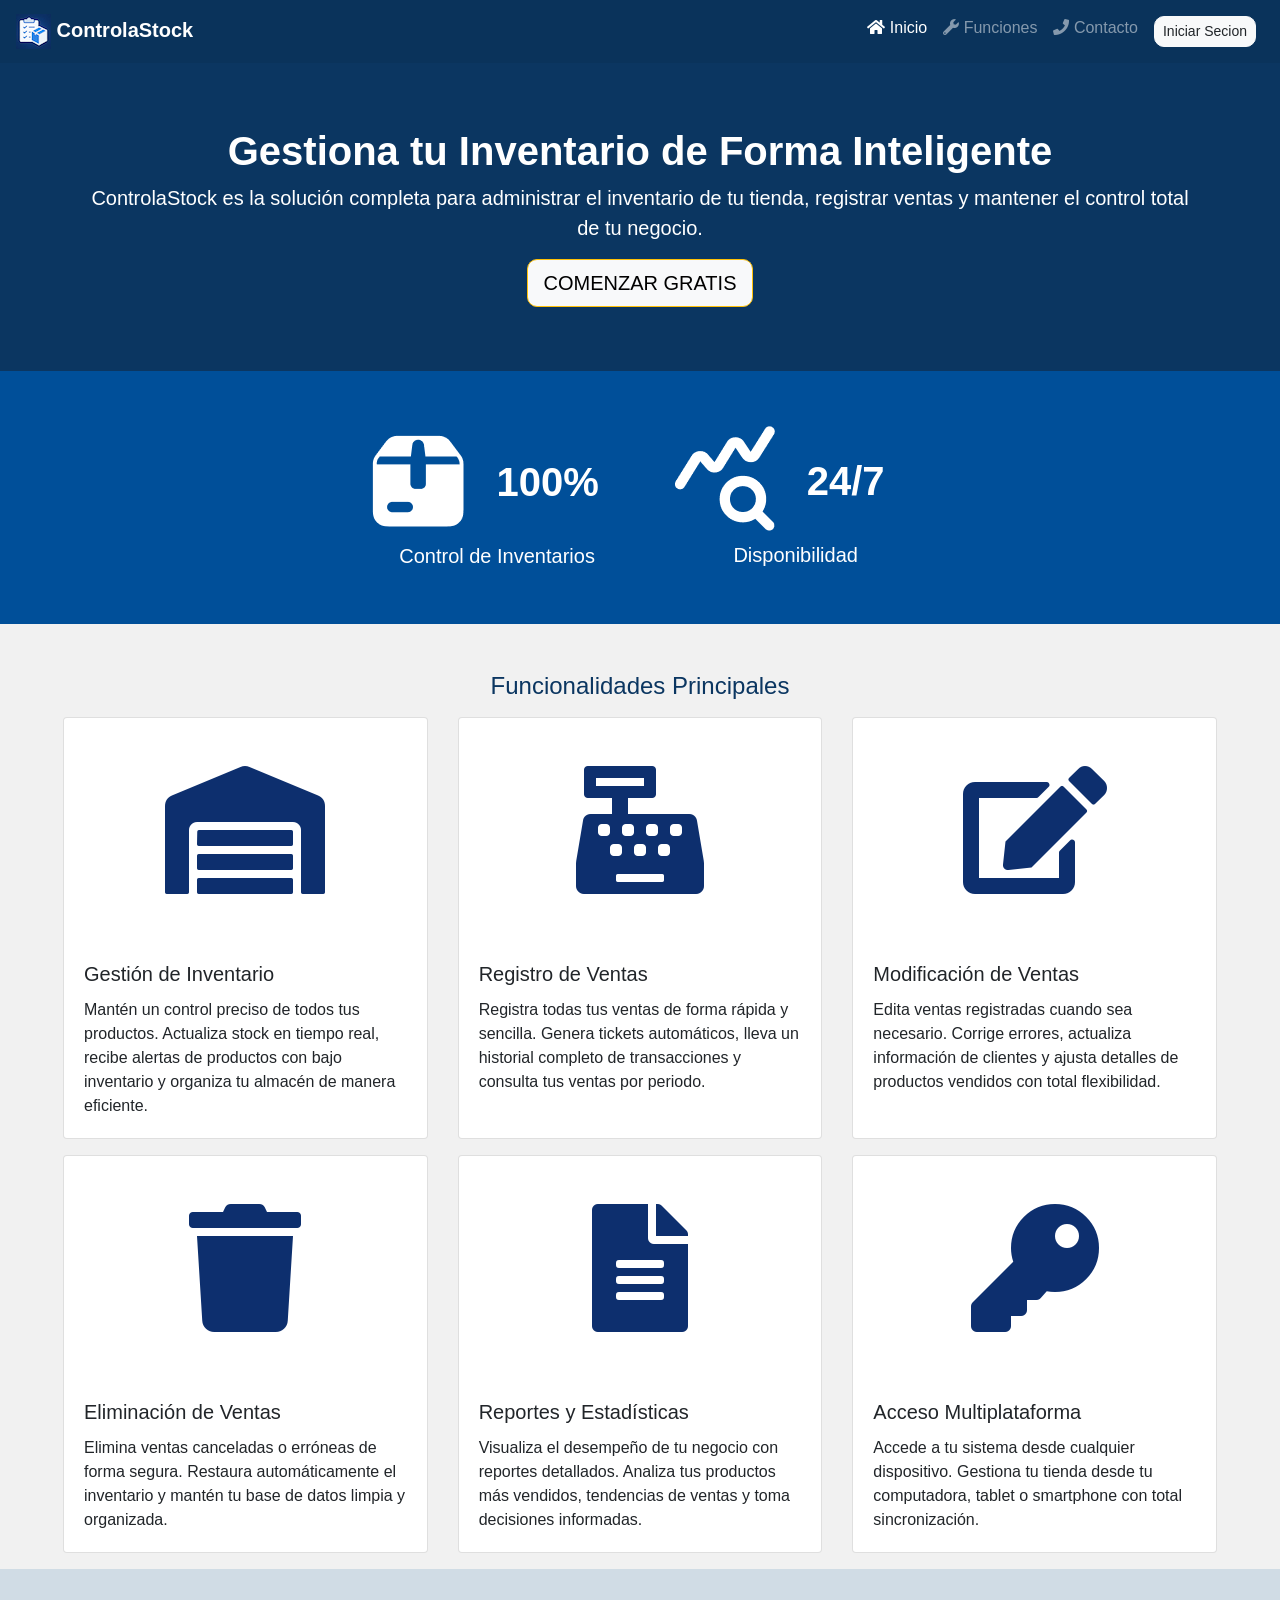
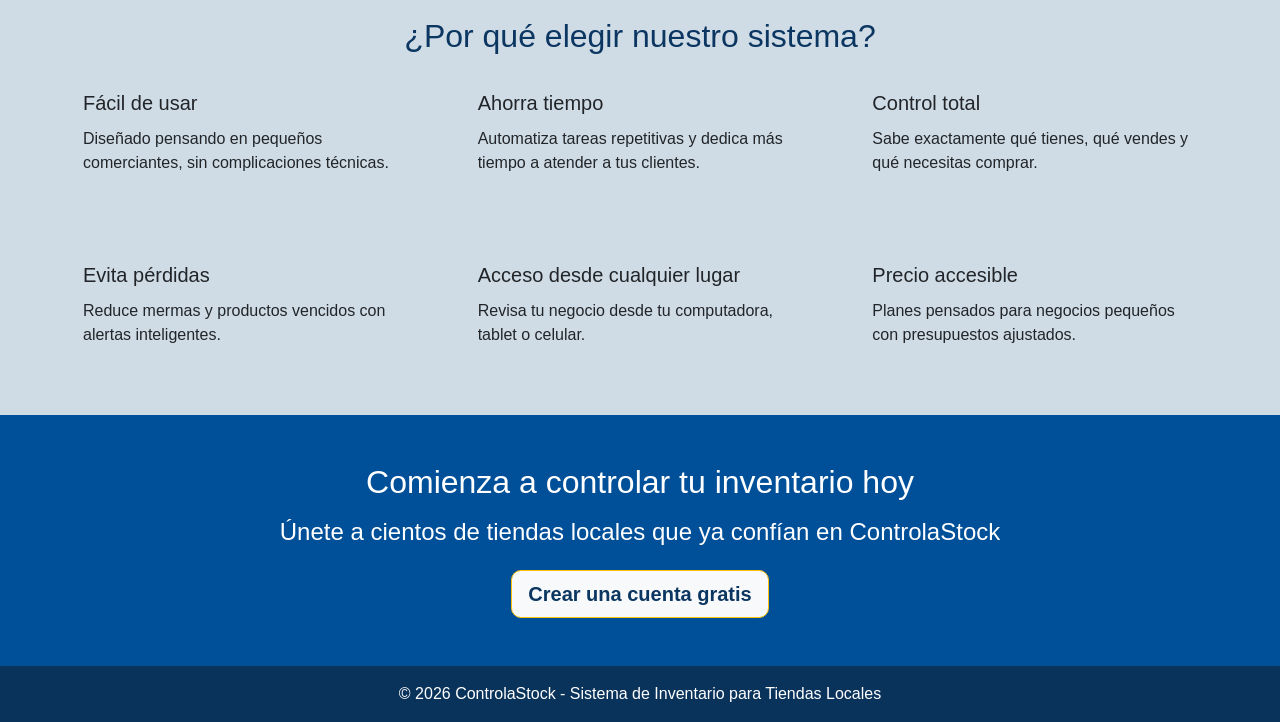
<file: index.html>
<!DOCTYPE html>
<html lang="es">
<head>
    <meta charset="UTF-8">
    <meta name="viewport" content="width=device-width, initial-scale=1.0">
    <title>ControlaStock</title>
    <link rel="icon" type="image/jpg" sizes="32x32" href="img/logoAzul.jpg">

    <link rel="stylesheet" href="https://cdn.jsdelivr.net/npm/bootstrap@4.6.2/dist/css/bootstrap.min.css" integrity="sha384-xOolHFLEh07PJGoPkLv1IbcEPTNtaed2xpHsD9ESMhqIYd0nLMwNLD69Npy4HI+N" crossorigin="anonymous">
    <link rel="stylesheet" href="https://cdnjs.cloudflare.com/ajax/libs/font-awesome/5.9.0/css/all.min.css" integrity="sha512-q3eWabyZPc1XTCmF+8/LuE1ozpg5xxn7iO89yfSOd5/oKvyqLngoNGsx8jq92Y8eXJ/IRxQbEC+FGSYxtk2oiw==" crossorigin="anonymous" referrerpolicy="no-referrer" />
    <link rel="stylesheet" href="styles/styles.css">

    <style>
    .iconoAzul {
        color: #0d2f6e !important;
    }

    .icono-responsive {
        font-size: 4rem; /* tamaño en móvil */
    }

    @media (min-width: 768px) {
        .icono-responsive { font-size: 6rem; } /* tablet */
    }

    @media (min-width: 992px) {
        .icono-responsive { font-size: 8rem; } /* escritorio */
    }
    </style>

</head>

<body class="colorTer">
    <!-- NAV ******************************************************************* -->
    <nav class="navbar navbar-expand-lg navbar-dark colorPri">

        <a class="navbar-brand font-weight-bold" href="index.html">
            <img class="img-fluid" src="img/logoAzulPeque.jpg" alt="logo">
            ControlaStock</a>
        <button class="navbar-toggler" type="button" data-toggle="collapse" data-target="#navbarNav" aria-controls="navbarNav" aria-expanded="false" aria-label="Toggle navigation">
            <span class="navbar-toggler-icon"></span>
        </button>
        <div class="collapse navbar-collapse" id="navbarNav">
            <ul class="navbar-nav ml-auto">

            <li class="nav-item active">
                <a class="nav-link" href="index.html"><i class="fas fa-home"></i> Inicio</a>
            </li>
            <li class="nav-item">
                <a class="nav-link" href="views/funciones.html"><i class="fas fa-wrench"></i> Funciones</a>
            </li>
            <li class="nav-item">
                <a class="nav-link" href="#"><i class="fas fa-phone"></i> Contacto</a>
            </li>
            <li class="nav-item">
                <a class="nav-link" href="#">
                    <button type="button" class="btn btn-light btn-sm Redondear">Iniciar Secion</button>
                </a>
            </li>
            </ul>
        </div>
    </nav>

    
    <!-- ********************************************************************* -->

    <!-- Imagen hero -->

    <header class="jumbotron jumbotron-fluid text-white colorSec mb-0">
<!-- background:linear-gradient(rgba(0,0,0,55)), url('img/photo-bg.jbg') center/cover no-repeat; -->
    <div class="container text-center">
        <h1 class="dispay-3 font-weight-bold">Gestiona tu Inventario de Forma Inteligente</h1>
        <p class="lead">ControlaStock es la solución completa para administrar el inventario de tu tienda, registrar ventas y mantener el control total de tu negocio.</p>

        <button type="button" class="btn btn-light btn-outline-warning btn-lg colorText Redondear">COMENZAR GRATIS</button>
    </div>

    </header>

    <!-- Seccion main -->
    <main>
        <!-- Seccion de contenido principal -->
        <div class="row justify-content-center colorQui py-5">
            <div class="col-auto">
                <div class="mr-4 row">
                    <img src="img/caja.png" class="col-auto pr-0">
                    <h4 class="h1 text-white col-auto my-auto font-weight-bold">100%</h4>
                </div>
                <p class="h5 text-center text-white">Control de Inventarios</p>
            </div>
            <div class="col-auto">
                <div class="mr-4 row">
                    <img src="img/grafica.png" class="col-auto pr-0">
                    <h4 class="h1 text-white col-auto my-auto font-weight-bold">24/7</h4>
                </div>
                <p class="h5 text-center text-white">Disponibilidad</p>
            </div>
        </div>
        <section>
            <h2 class="h4 mb-3 colorTextAz text-center mt-5">Funcionalidades Principales</h2> <!-- mb = marggin bottom -->

            <div class="card-deck mb-3 mx-5">
                <article class="card">
                    <div class="text-center">
                        <i class="fas fa-warehouse iconoAzul fa-10x py-5 icono-responsive"></i>
                    </div>
                    <div class="card-body">
                        <h3 class="h5 card-title">Gestión de Inventario</h3>
                        <p class="card-text">Mantén un control preciso de todos tus productos. Actualiza stock en tiempo real, recibe alertas de productos con bajo inventario y organiza tu almacén de manera eficiente.</p>
                    </div>
                </article>

                <article class="card">
                    <div class="text-center">
                        <i class="fas fa-cash-register iconoAzul fa-10x py-5 icono-responsive"></i>
                    </div>
                    <div class=" card-body">
                        <h3 class="h5 card-title">Registro de Ventas</h3>
                        <p class="card-text">Registra todas tus ventas de forma rápida y sencilla. Genera tickets automáticos, lleva un historial completo de transacciones y consulta tus ventas por periodo.</p>
                    </div>
                </article>

                <article class="card">
                    <div class="text-center">
                        <i class="fas fa-edit iconoAzul fa-10x py-5 icono-responsive"></i>
                    </div>
                    <div class=" card-body">
                        <h3 class="h5 card-title">Modificación de Ventas</h3>
                        <p class="card-text">Edita ventas registradas cuando sea necesario. Corrige errores, actualiza información de clientes y ajusta detalles de productos vendidos con total flexibilidad.</p>
                    </div>
                </article>
            </div>

            <div class="card-deck mb-3 mx-5">
                <article class="card">
                    <div class="text-center">
                        <i class="fas fa-trash iconoAzul fa-10x py-5 icono-responsive"></i>
                    </div>
                    <div class=" card-body">
                        <h3 class="h5 card-title">Eliminación de Ventas</h3>
                        <p class="card-text">Elimina ventas canceladas o erróneas de forma segura. Restaura automáticamente el inventario y mantén tu base de datos limpia y organizada.</p>
                    </div>
                </article>

                <article class="card">
                    <div class="text-center">
                        <i class="fas fa-file-alt iconoAzul fa-10x py-5 icono-responsive"></i>
                    </div>
                    <div class=" card-body">
                        <h3 class="h5 card-title">Reportes y Estadísticas</h3>
                        <p class="card-text">Visualiza el desempeño de tu negocio con reportes detallados. Analiza tus productos más vendidos, tendencias de ventas y toma decisiones informadas.</p>
                    </div>
                </article>

                <article class="card">
                    <div class="card-img-top text-center">
                        <i class="fas fa-key iconoAzul fa-10x py-5 icono-responsive"></i>
                    </div>
                    <div class=" card-body">
                        <h3 class="h5 card-title">Acceso Multiplataforma</h3>
                        <p class="card-text">Accede a tu sistema desde cualquier dispositivo. Gestiona tu tienda desde tu computadora, tablet o smartphone con total sincronización.</p>
                    </div>
                </article>
            </div>

        </section>

        <div class="colorCua">
            <h2 class="h2 mb-3 colorTextAz text-center pt-5">¿Por qué elegir nuestro sistema?</h2>
            <div class="colorCua card-deck mb-5 mx-5">
                <article class="card colorCua border-0">
                    <div class=" card-body">
                        <h3 class="h5 card-title">Fácil de usar</h3>
                        <p class="card-text">Diseñado pensando en pequeños comerciantes, sin complicaciones técnicas.</p>
                    </div>
                </article>

                <article class="card colorCua border-0">
                    <div class=" card-body">
                        <h3 class="h5 card-title">Ahorra tiempo</h3>
                        <p class="card-text">Automatiza tareas repetitivas y dedica más tiempo a atender a tus clientes.</p>
                    </div>
                </article>

                <article class="card colorCua border-0">
                    <div class=" card-body">
                        <h3 class="h5 card-title">Control total</h3>
                        <p class="card-text">Sabe exactamente qué tienes, qué vendes y qué necesitas comprar.</p>
                    </div>
                </article>
            </div>

            <div class="colorCua card-deck mb-0 pb-5 mx-5">
                <article class="card colorCua border-0">
                    <div class=" card-body">
                        <h3 class="h5 card-title">Evita pérdidas</h3>
                        <p class="card-text">Reduce mermas y productos vencidos con alertas inteligentes.</p>
                    </div>
                </article>

                <article class="card colorCua border-0">
                    <div class=" card-body">
                        <h3 class="h5 card-title">Acceso desde cualquier lugar</h3>
                        <p class="card-text">Revisa tu negocio desde tu computadora, tablet o celular.</p>
                    </div>
                </article>

                <article class="card colorCua border-0">
                    <div class=" card-body">
                        <h3 class="h5 card-title">Precio accesible</h3>
                        <p class="card-text">Planes pensados para negocios pequeños con presupuestos ajustados.</p>
                    </div>
                </article>
            </div>
        </div>

        <div class="row justify-content-center colorQui pb-5">
            <div class="col-12 text-center">
                <h2 class="h2 mb-3 colorTextBlan text-center pt-5">Comienza a controlar tu inventario hoy</h2>
                <p class="h4 text-center text-white">Únete a cientos de tiendas locales que ya confían en ControlaStock</p>
                <button type="button" class="btn btn-light btn-outline-warning btn-lg colorTextAz Redondear mt-3 font-weight-bold">Crear una cuenta gratis</button>
            </div>
        </div>
    </main>
    
    <footer class="colorPri text-white text-center py-3">
        &copy; 2026 ControlaStock - Sistema de Inventario para Tiendas Locales
    </footer>

    <!-- Scripts de Bootstrap -->
    <script src="https://cdn.jsdelivr.net/npm/jquery@3.5.1/dist/jquery.slim.min.js" integrity="sha384-DfXdz2htPH0lsSSs5nCTpuj/zy4C+OGpamoFVy38MVBnE+IbbVYUew+OrCXaRkfj" crossorigin="anonymous"></script>
    <script src="https://cdn.jsdelivr.net/npm/popper.js@1.16.1/dist/umd/popper.min.js" integrity="sha384-9/reFTGAW83EW2RDu2S0VKaIzap3H66lZH81PoYlFhbGU+6BZp6G7niu735Sk7lN" crossorigin="anonymous"></script>
    <script src="https://cdn.jsdelivr.net/npm/bootstrap@4.6.2/dist/js/bootstrap.min.js" integrity="sha384-+sLIOodYLS7CIrQpBjl+C7nPvqq+FbNUBDunl/OZv93DB7Ln/533i8e/mZXLi/P+" crossorigin="anonymous"></script>
</body>
</html>
</file>
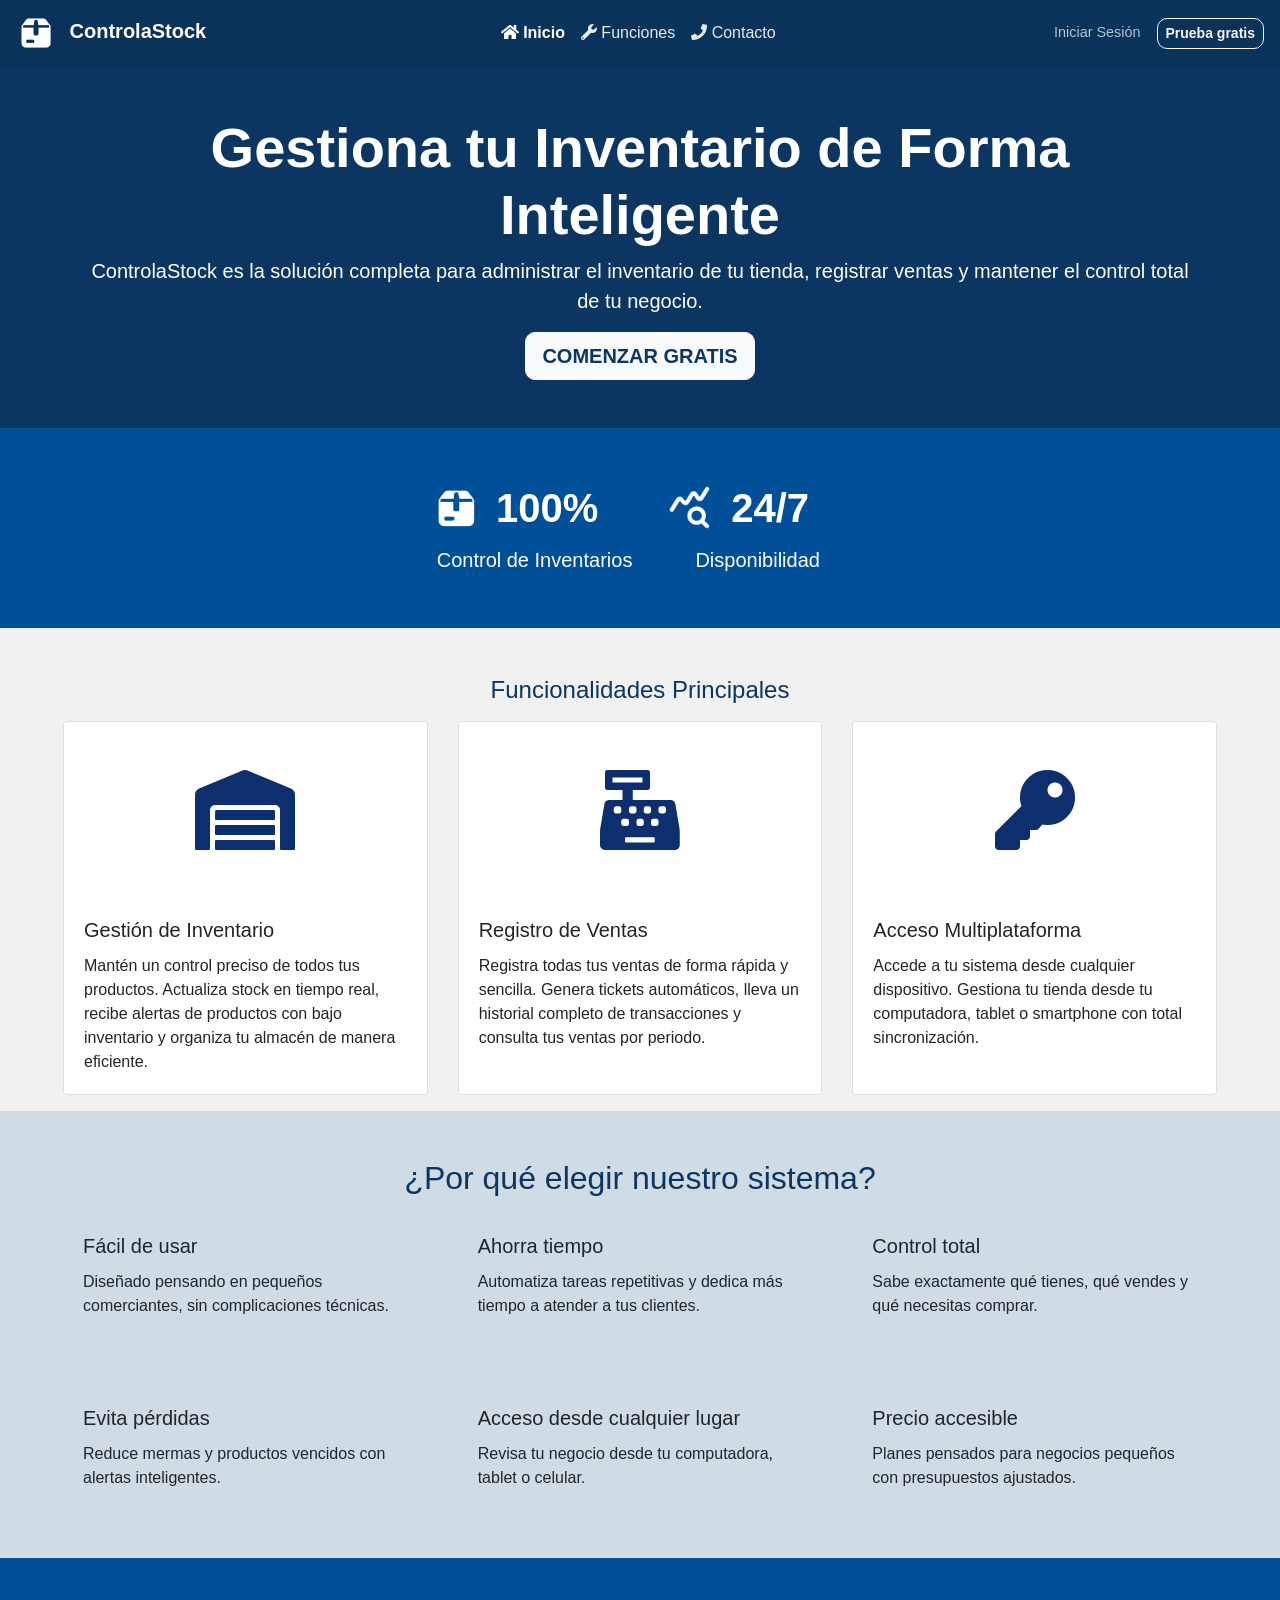
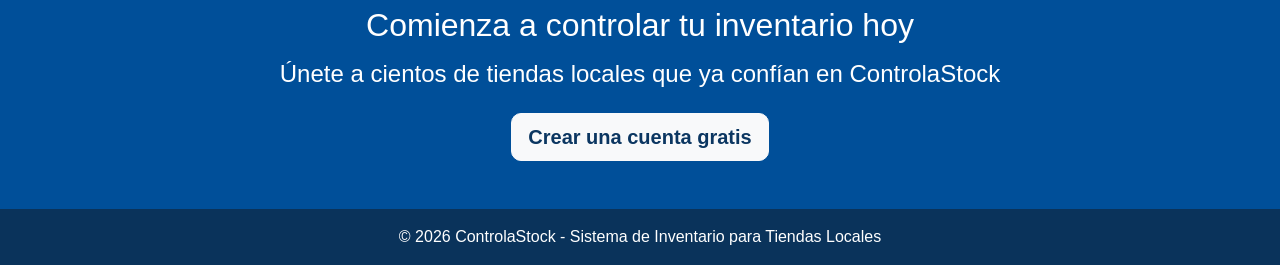
<file: public/index.html>
<!DOCTYPE html>
<html lang="es">
<head>
    <meta charset="UTF-8">
    <meta name="viewport" content="width=device-width, initial-scale=1.0">
    <title>ControlaStock</title>

    <link rel="icon" type="image/jpeg" sizes="32x32" href="img/logoAzul.jpg">

    <link rel="stylesheet" href="https://cdn.jsdelivr.net/npm/bootstrap@4.6.2/dist/css/bootstrap.min.css" integrity="sha384-xOolHFLEh07PJGoPkLv1IbcEPTNtaed2xpHsD9ESMhqIYd0nLMwNLD69Npy4HI+N" crossorigin="anonymous">
    <link rel="stylesheet" href="https://cdnjs.cloudflare.com/ajax/libs/font-awesome/5.9.0/css/all.min.css" integrity="sha512-q3eWabyZPc1XTCmF+8/LuE1ozpg5xxn7iO89yfSOd5/oKvyqLngoNGsx8jq92Y8eXJ/IRxQbEC+FGSYxtk2oiw==" crossorigin="anonymous" referrerpolicy="no-referrer">
    <link rel="stylesheet" href="styles/styles.css">
</head>

<body class="colorTer">

    <!-- NAV -->
    <nav class="navbar navbar-expand-lg navbar-dark colorPri">
        <a class="navbar-brand font-weight-bold" href="index.html">
            <img src="img/logoPrincipal.png" class="nav-logo mr-2" alt="Logo ControlaStock">
            ControlaStock
        </a>
        <button class="navbar-toggler" type="button" data-toggle="collapse" data-target="#navbarNav"
            aria-controls="navbarNav" aria-expanded="false" aria-label="Toggle navigation">
            <span class="navbar-toggler-icon"></span>
        </button>
        <div class="collapse navbar-collapse" id="navbarNav">
            <ul class="navbar-nav mx-auto">
                <li class="nav-item active">
                    <a class="nav-link nav-link-custom" href="index.html"><i class="fas fa-home"></i> Inicio</a>
                </li>
                <li class="nav-item">
                    <a class="nav-link nav-link-custom" href="views/funciones.html"><i class="fas fa-wrench"></i> Funciones</a>
                </li>
                <li class="nav-item">
                    <a class="nav-link nav-link-custom" href="views/contacto.html"><i class="fas fa-phone"></i> Contacto</a>
                </li>
            </ul>
            <a class="nav-login mr-3" href="views/login.html">Iniciar Sesión</a>
            <a class="btn btn-outline-light btn-sm Redondear font-weight-bold" href="views/login.html">Prueba gratis</a>
        </div>
    </nav>

    <!-- HERO -->
    <header class="jumbotron jumbotron-fluid text-white colorSec mb-0">
        <div class="container text-center">
            <h1 class="display-4 font-weight-bold hero-titulo">Gestiona tu Inventario de Forma Inteligente</h1>
            <p class="lead hero-subtitulo">ControlaStock es la solución completa para administrar el inventario de tu tienda, registrar ventas y mantener el control total de tu negocio.</p>
            <a href="views/login.html" class="btn btn-light btn-lg Redondear colorTextAz font-weight-bold hero-btn">COMENZAR GRATIS</a>
        </div>
    </header>

    <!-- MAIN -->
    <main>

        <!-- Stats -->
        <section class="row justify-content-center colorQui py-5 mx-0">
            <div class="col-auto">
                <div class="mr-4 row align-items-center">
                    <img src="img/caja.png" class="stats-img col-auto pr-0" alt="Ícono inventario">
                    <h2 class="h1 text-white col-auto my-auto font-weight-bold">100%</h2>
                </div>
                <p class="h5 text-center text-white mt-2">Control de Inventarios</p>
            </div>
            <div class="col-auto">
                <div class="mr-4 row align-items-center">
                    <img src="img/grafica.png" class="stats-img col-auto pr-0" alt="Ícono gráfica">
                    <h2 class="h1 text-white col-auto my-auto font-weight-bold">24/7</h2>
                </div>
                <p class="h5 text-center text-white mt-2">Disponibilidad</p>
            </div>
        </section>

        <!-- Funcionalidades -->
        <section>
            <h2 class="h4 mb-3 colorTextAz text-center mt-5">Funcionalidades Principales</h2>

            <div class="card-deck mb-3 mx-5">
                <article class="card">
                    <div class="text-center">
                        <i class="fas fa-warehouse iconoAzul py-5 icono-responsive"></i>
                    </div>
                    <div class="card-body">
                        <h3 class="h5 card-title">Gestión de Inventario</h3>
                        <p class="card-text">Mantén un control preciso de todos tus productos. Actualiza stock en tiempo real, recibe alertas de productos con bajo inventario y organiza tu almacén de manera eficiente.</p>
                    </div>
                </article>

                <article class="card">
                    <div class="text-center">
                        <i class="fas fa-cash-register iconoAzul py-5 icono-responsive"></i>
                    </div>
                    <div class="card-body">
                        <h3 class="h5 card-title">Registro de Ventas</h3>
                        <p class="card-text">Registra todas tus ventas de forma rápida y sencilla. Genera tickets automáticos, lleva un historial completo de transacciones y consulta tus ventas por periodo.</p>
                    </div>
                </article>

                <article class="card">
                    <div class="text-center">
                        <i class="fas fa-key iconoAzul py-5 icono-responsive"></i>
                    </div>
                    <div class="card-body">
                        <h3 class="h5 card-title">Acceso Multiplataforma</h3>
                        <p class="card-text">Accede a tu sistema desde cualquier dispositivo. Gestiona tu tienda desde tu computadora, tablet o smartphone con total sincronización.</p>
                    </div>
                </article>
            </div>
        </section>

        <!-- ¿Por qué elegirnos? -->
        <section class="colorCua">
            <h2 class="h2 mb-3 colorTextAz text-center pt-5">¿Por qué elegir nuestro sistema?</h2>

            <div class="card-deck mb-5 mx-5">
                <article class="card colorCua border-0">
                    <div class="card-body">
                        <h3 class="h5 card-title">Fácil de usar</h3>
                        <p class="card-text">Diseñado pensando en pequeños comerciantes, sin complicaciones técnicas.</p>
                    </div>
                </article>
                <article class="card colorCua border-0">
                    <div class="card-body">
                        <h3 class="h5 card-title">Ahorra tiempo</h3>
                        <p class="card-text">Automatiza tareas repetitivas y dedica más tiempo a atender a tus clientes.</p>
                    </div>
                </article>
                <article class="card colorCua border-0">
                    <div class="card-body">
                        <h3 class="h5 card-title">Control total</h3>
                        <p class="card-text">Sabe exactamente qué tienes, qué vendes y qué necesitas comprar.</p>
                    </div>
                </article>
            </div>

            <div class="card-deck mb-0 pb-5 mx-5">
                <article class="card colorCua border-0">
                    <div class="card-body">
                        <h3 class="h5 card-title">Evita pérdidas</h3>
                        <p class="card-text">Reduce mermas y productos vencidos con alertas inteligentes.</p>
                    </div>
                </article>
                <article class="card colorCua border-0">
                    <div class="card-body">
                        <h3 class="h5 card-title">Acceso desde cualquier lugar</h3>
                        <p class="card-text">Revisa tu negocio desde tu computadora, tablet o celular.</p>
                    </div>
                </article>
                <article class="card colorCua border-0">
                    <div class="card-body">
                        <h3 class="h5 card-title">Precio accesible</h3>
                        <p class="card-text">Planes pensados para negocios pequeños con presupuestos ajustados.</p>
                    </div>
                </article>
            </div>
        </section>

        <!-- CTA final -->
        <section class="row justify-content-center colorQui py-5 mx-0">
            <div class="col-12 text-center">
                <h2 class="h2 mb-3 colorTextBlan">Comienza a controlar tu inventario hoy</h2>
                <p class="h4 text-white">Únete a cientos de tiendas locales que ya confían en ControlaStock</p>
                <a href="views/login.html" class="btn btn-light btn-lg Redondear colorTextAz mt-3 font-weight-bold">Crear una cuenta gratis</a>
            </div>
        </section>

    </main>

    <footer class="colorPri text-white text-center py-3">
        &copy; 2026 ControlaStock - Sistema de Inventario para Tiendas Locales
    </footer>

    <script src="https://cdn.jsdelivr.net/npm/jquery@3.5.1/dist/jquery.slim.min.js" integrity="sha384-DfXdz2htPH0lsSSs5nCTpuj/zy4C+OGpamoFVy38MVBnE+IbbVYUew+OrCXaRkfj" crossorigin="anonymous"></script>
    <script src="https://cdn.jsdelivr.net/npm/bootstrap@4.6.2/dist/js/bootstrap.bundle.min.js" integrity="sha384-Fy6S3B9q64WdZWQUiU+q4/2Lc9npb8tCaSX9FK7E8HnRr0Jz8D6OP9dO5Vg3Q9ct" crossorigin="anonymous"></script>
</body>
</html>
</file>
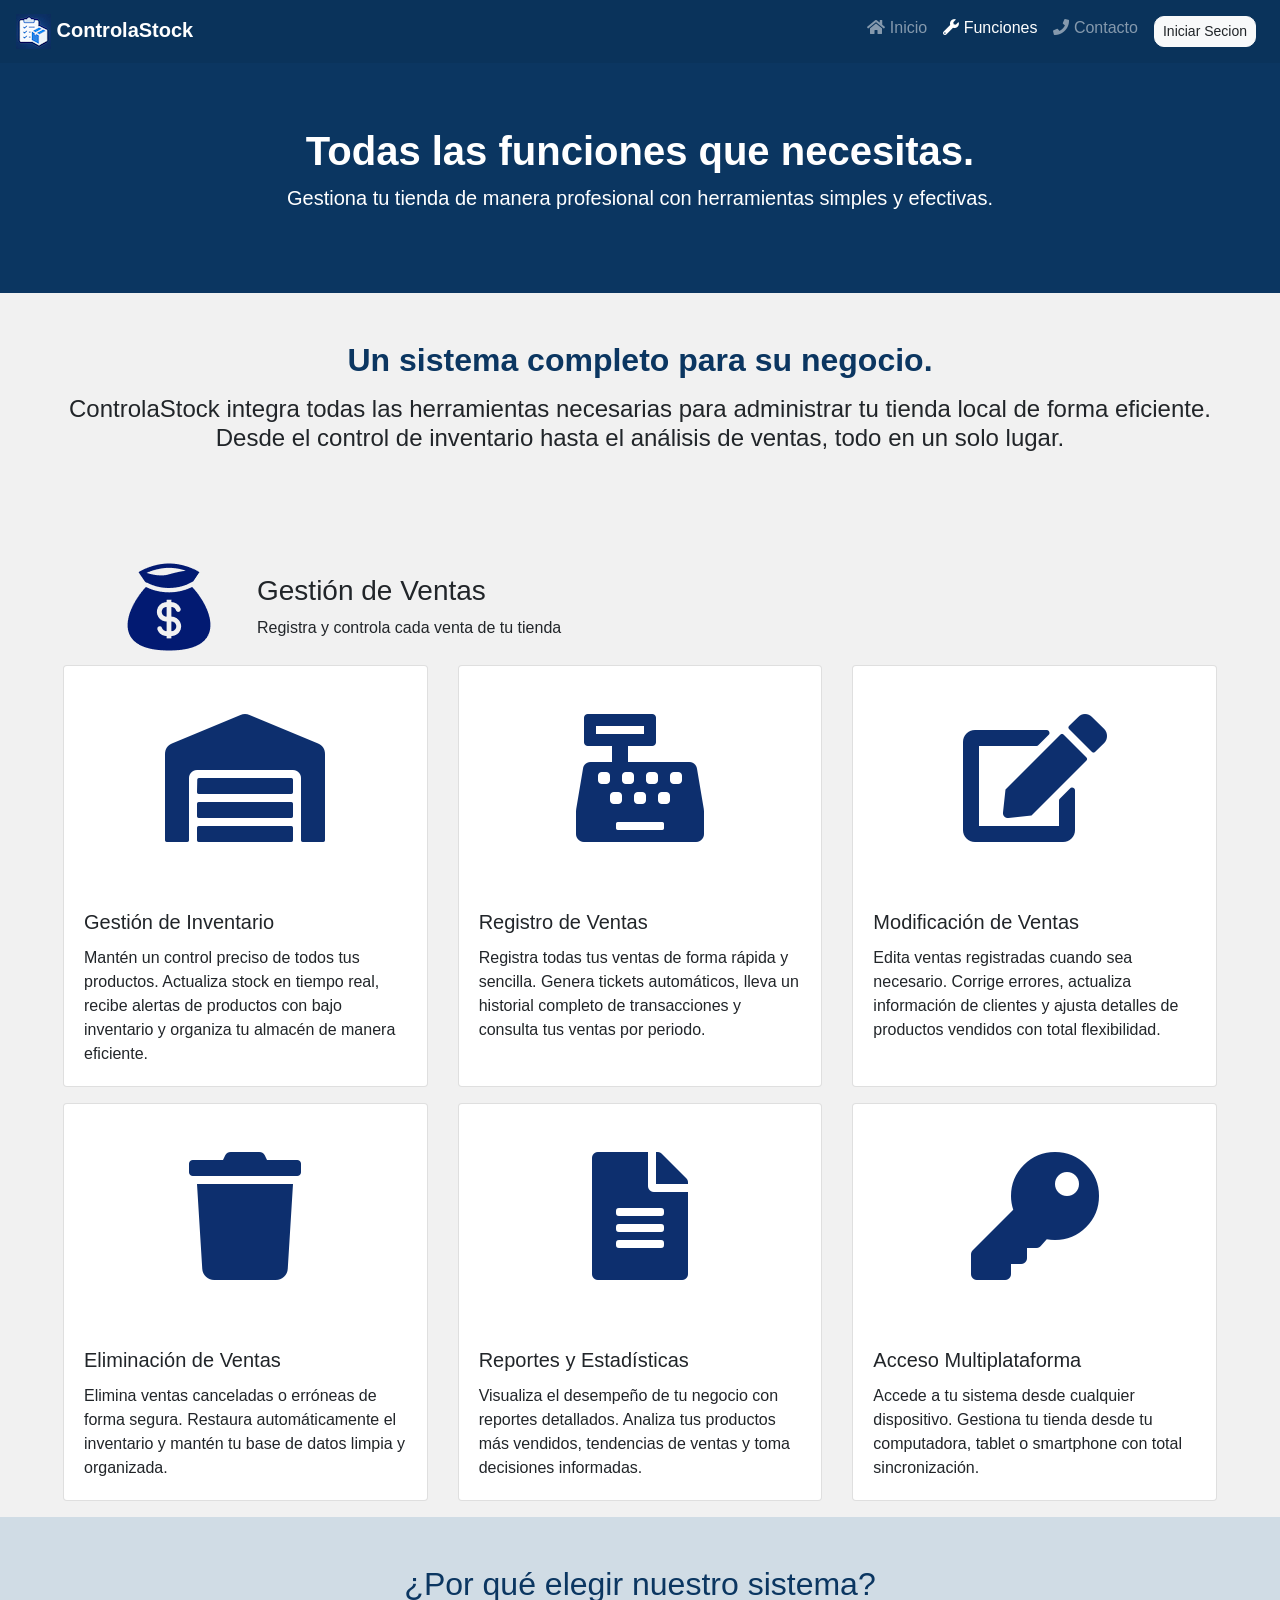
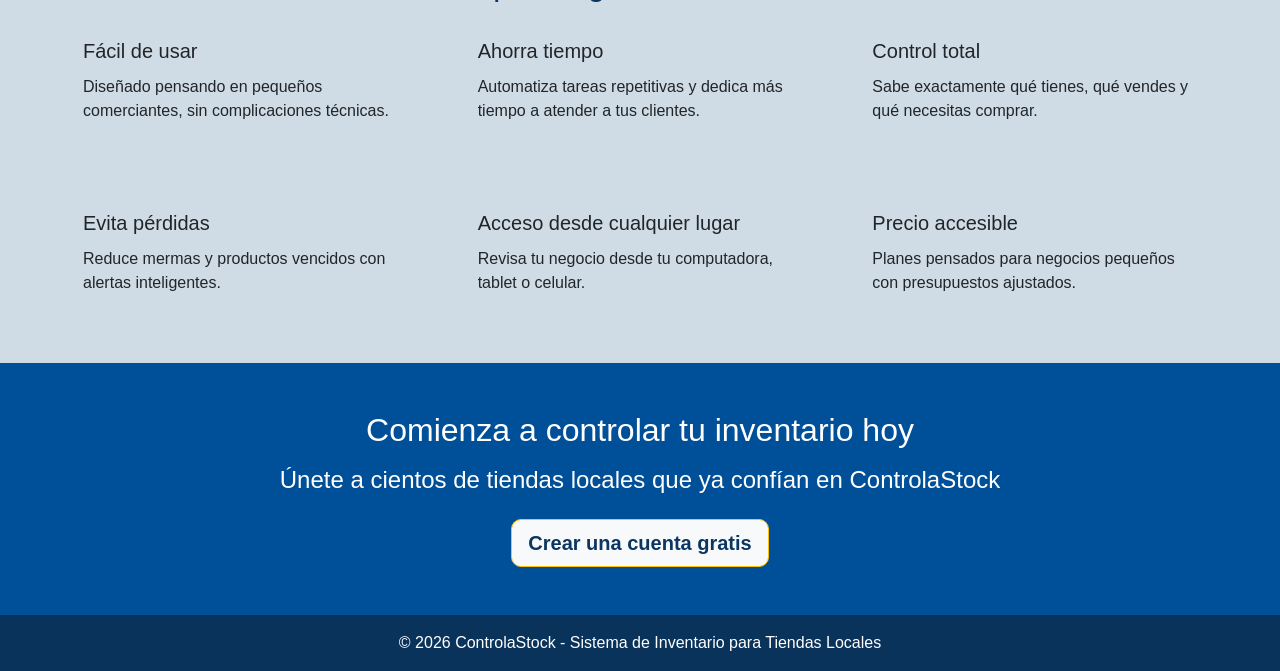
<file: views/funciones.html>
<!DOCTYPE html>
<html lang="es">
<head>
    <meta charset="UTF-8">
    <meta name="viewport" content="width=device-width, initial-scale=1.0">
    <title>Funciones</title>
    <link rel="icon" type="image/jpg" sizes="32x32" href="../img/logoAzulPeque.jpg">

    <link rel="stylesheet" href="https://cdn.jsdelivr.net/npm/bootstrap@4.6.2/dist/css/bootstrap.min.css" integrity="sha384-xOolHFLEh07PJGoPkLv1IbcEPTNtaed2xpHsD9ESMhqIYd0nLMwNLD69Npy4HI+N" crossorigin="anonymous">
    <link rel="stylesheet" href="https://cdnjs.cloudflare.com/ajax/libs/font-awesome/5.9.0/css/all.min.css" integrity="sha512-q3eWabyZPc1XTCmF+8/LuE1ozpg5xxn7iO89yfSOd5/oKvyqLngoNGsx8jq92Y8eXJ/IRxQbEC+FGSYxtk2oiw==" crossorigin="anonymous" referrerpolicy="no-referrer" />
    <link rel="stylesheet" href="../styles/styles.css">

    <style>
    .iconoAzul {
        color: #0d2f6e !important;
    }

    .icono-responsive {
        font-size: 4rem; /* tamaño en móvil */
    }

    @media (min-width: 768px) {
        .icono-responsive { font-size: 6rem; } /* tablet */
    }

    @media (min-width: 992px) {
        .icono-responsive { font-size: 8rem; } /* escritorio */
    }
    </style>

</head>

<body class="colorTer">
    <!-- NAV ******************************************************************* -->
    <nav class="navbar navbar-expand-lg navbar-dark colorPri">

        <a class="navbar-brand font-weight-bold" href="../index.html">
            <img class="img-fluid" src="../img/logoAzulPeque.jpg" alt="logo">
            ControlaStock</a>
        <button class="navbar-toggler" type="button" data-toggle="collapse" data-target="#navbarNav" aria-controls="navbarNav" aria-expanded="false" aria-label="Toggle navigation">
            <span class="navbar-toggler-icon"></span>
        </button>
        <div class="collapse navbar-collapse" id="navbarNav">
            <ul class="navbar-nav ml-auto">

            <li class="nav-item">
                <a class="nav-link" href="../index.html"><i class="fas fa-home"></i> Inicio</a>
            </li>
            <li class="nav-item active">
                <a class="nav-link" href="funciones.html"><i class="fas fa-wrench"></i> Funciones</a>
            </li>
            <li class="nav-item">
                <a class="nav-link" href="#"><i class="fas fa-phone"></i> Contacto</a>
            </li>
            <li class="nav-item">
                <a class="nav-link" href="#">
                    <button type="button" class="btn btn-light btn-sm Redondear">Iniciar Secion</button>
                </a>
            </li>
            </ul>
        </div>
    </nav>

    
    <!-- ********************************************************************* -->

    <!-- Imagen hero -->

    <header class="jumbotron jumbotron-fluid text-white colorSec mb-0">
<!-- background:linear-gradient(rgba(0,0,0,55)), url('img/photo-bg.jbg') center/cover no-repeat; -->
    <div class="container text-center">
        <h1 class="dispay-3 font-weight-bold">Todas las funciones que necesitas.</h1>
        <p class="lead">Gestiona tu tienda de manera profesional con herramientas simples y efectivas.</p>
    </div>

    </header>

    <!-- Seccion main -->
    <main>
        <!-- Seccion de contenido principal -->
        <section>
            <h2 class="h2 mb-3 colorTextAz text-center mt-5 font-weight-bold">Un sistema completo para su negocio.</h2> <!-- mb = marggin bottom -->
            <p class="h4 mb-5 text-center mx-5 px-3">ControlaStock integra todas las herramientas necesarias para administrar tu tienda local de forma eficiente. Desde el control de inventario hasta el análisis de ventas, todo en un solo lugar.</p>

            <div class="row ml-5 pl-5 mt-5 pt-5">
                <img src="../img/bolsaDinero.png" alt="bolsa de dinero" class="col-auto">
                <div class="col-auto my-auto">
                    <h4 class="h3">Gestión de Ventas</h4>
                    <p class="mb-0">Registra y controla cada venta de tu tienda</p>
                </div>
            </div>

            <div class="card-deck mb-3 mx-5">
                <article class="card">
                    <div class="text-center">
                        <i class="fas fa-warehouse iconoAzul fa-10x py-5 icono-responsive"></i>
                    </div>
                    <div class="card-body">
                        <h3 class="h5 card-title">Gestión de Inventario</h3>
                        <p class="card-text">Mantén un control preciso de todos tus productos. Actualiza stock en tiempo real, recibe alertas de productos con bajo inventario y organiza tu almacén de manera eficiente.</p>
                    </div>
                </article>

                <article class="card">
                    <div class="text-center">
                        <i class="fas fa-cash-register iconoAzul fa-10x py-5 icono-responsive"></i>
                    </div>
                    <div class=" card-body">
                        <h3 class="h5 card-title">Registro de Ventas</h3>
                        <p class="card-text">Registra todas tus ventas de forma rápida y sencilla. Genera tickets automáticos, lleva un historial completo de transacciones y consulta tus ventas por periodo.</p>
                    </div>
                </article>

                <article class="card">
                    <div class="text-center">
                        <i class="fas fa-edit iconoAzul fa-10x py-5 icono-responsive"></i>
                    </div>
                    <div class=" card-body">
                        <h3 class="h5 card-title">Modificación de Ventas</h3>
                        <p class="card-text">Edita ventas registradas cuando sea necesario. Corrige errores, actualiza información de clientes y ajusta detalles de productos vendidos con total flexibilidad.</p>
                    </div>
                </article>
            </div>

            <div class="card-deck mb-3 mx-5">
                <article class="card">
                    <div class="text-center">
                        <i class="fas fa-trash iconoAzul fa-10x py-5 icono-responsive"></i>
                    </div>
                    <div class=" card-body">
                        <h3 class="h5 card-title">Eliminación de Ventas</h3>
                        <p class="card-text">Elimina ventas canceladas o erróneas de forma segura. Restaura automáticamente el inventario y mantén tu base de datos limpia y organizada.</p>
                    </div>
                </article>

                <article class="card">
                    <div class="text-center">
                        <i class="fas fa-file-alt iconoAzul fa-10x py-5 icono-responsive"></i>
                    </div>
                    <div class=" card-body">
                        <h3 class="h5 card-title">Reportes y Estadísticas</h3>
                        <p class="card-text">Visualiza el desempeño de tu negocio con reportes detallados. Analiza tus productos más vendidos, tendencias de ventas y toma decisiones informadas.</p>
                    </div>
                </article>

                <article class="card">
                    <div class="card-img-top text-center">
                        <i class="fas fa-key iconoAzul fa-10x py-5 icono-responsive"></i>
                    </div>
                    <div class=" card-body">
                        <h3 class="h5 card-title">Acceso Multiplataforma</h3>
                        <p class="card-text">Accede a tu sistema desde cualquier dispositivo. Gestiona tu tienda desde tu computadora, tablet o smartphone con total sincronización.</p>
                    </div>
                </article>
            </div>

        </section>

        <div class="colorCua">
            <h2 class="h2 mb-3 colorTextAz text-center pt-5">¿Por qué elegir nuestro sistema?</h2>
            <div class="colorCua card-deck mb-5 mx-5">
                <article class="card colorCua border-0">
                    <div class=" card-body">
                        <h3 class="h5 card-title">Fácil de usar</h3>
                        <p class="card-text">Diseñado pensando en pequeños comerciantes, sin complicaciones técnicas.</p>
                    </div>
                </article>

                <article class="card colorCua border-0">
                    <div class=" card-body">
                        <h3 class="h5 card-title">Ahorra tiempo</h3>
                        <p class="card-text">Automatiza tareas repetitivas y dedica más tiempo a atender a tus clientes.</p>
                    </div>
                </article>

                <article class="card colorCua border-0">
                    <div class=" card-body">
                        <h3 class="h5 card-title">Control total</h3>
                        <p class="card-text">Sabe exactamente qué tienes, qué vendes y qué necesitas comprar.</p>
                    </div>
                </article>
            </div>

            <div class="colorCua card-deck mb-0 pb-5 mx-5">
                <article class="card colorCua border-0">
                    <div class=" card-body">
                        <h3 class="h5 card-title">Evita pérdidas</h3>
                        <p class="card-text">Reduce mermas y productos vencidos con alertas inteligentes.</p>
                    </div>
                </article>

                <article class="card colorCua border-0">
                    <div class=" card-body">
                        <h3 class="h5 card-title">Acceso desde cualquier lugar</h3>
                        <p class="card-text">Revisa tu negocio desde tu computadora, tablet o celular.</p>
                    </div>
                </article>

                <article class="card colorCua border-0">
                    <div class=" card-body">
                        <h3 class="h5 card-title">Precio accesible</h3>
                        <p class="card-text">Planes pensados para negocios pequeños con presupuestos ajustados.</p>
                    </div>
                </article>
            </div>
        </div>

        <div class="row justify-content-center colorQui pb-5">
            <div class="col-12 text-center">
                <h2 class="h2 mb-3 colorTextBlan text-center pt-5">Comienza a controlar tu inventario hoy</h2>
                <p class="h4 text-center text-white">Únete a cientos de tiendas locales que ya confían en ControlaStock</p>
                <button type="button" class="btn btn-light btn-outline-warning btn-lg colorTextAz Redondear mt-3 font-weight-bold">Crear una cuenta gratis</button>
            </div>
        </div>
    </main>
    
    <footer class="colorPri text-white text-center py-3">
        &copy; 2026 ControlaStock - Sistema de Inventario para Tiendas Locales
    </footer>

    <!-- Scripts de Bootstrap -->
    <script src="https://cdn.jsdelivr.net/npm/jquery@3.5.1/dist/jquery.slim.min.js" integrity="sha384-DfXdz2htPH0lsSSs5nCTpuj/zy4C+OGpamoFVy38MVBnE+IbbVYUew+OrCXaRkfj" crossorigin="anonymous"></script>
    <script src="https://cdn.jsdelivr.net/npm/popper.js@1.16.1/dist/umd/popper.min.js" integrity="sha384-9/reFTGAW83EW2RDu2S0VKaIzap3H66lZH81PoYlFhbGU+6BZp6G7niu735Sk7lN" crossorigin="anonymous"></script>
    <script src="https://cdn.jsdelivr.net/npm/bootstrap@4.6.2/dist/js/bootstrap.min.js" integrity="sha384-+sLIOodYLS7CIrQpBjl+C7nPvqq+FbNUBDunl/OZv93DB7Ln/533i8e/mZXLi/P+" crossorigin="anonymous"></script>
</body>
</html>
</file>
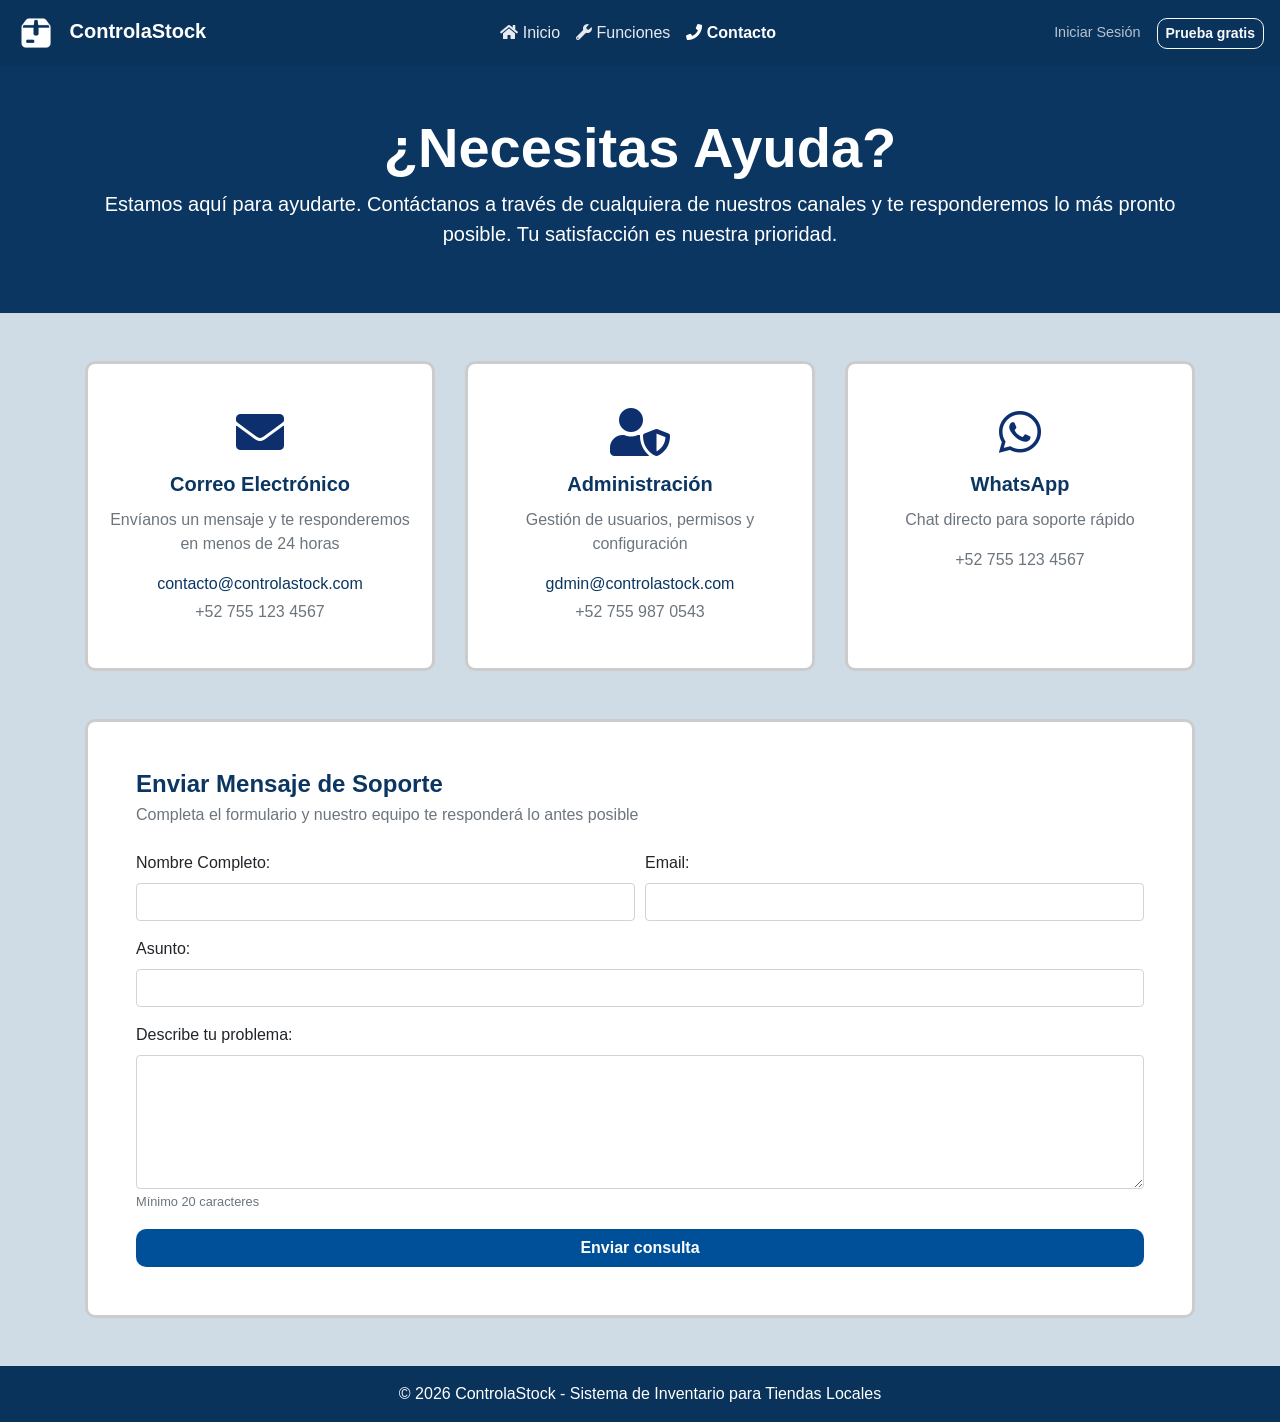
<file: public/views/contacto.html>
<!DOCTYPE html>
<html lang="es">
<head>
    <meta charset="UTF-8">
    <meta name="viewport" content="width=device-width, initial-scale=1.0">
    <title>Contacto - ControlaStock</title>

    <link rel="icon" type="image/jpeg" sizes="32x32" href="../img/logoAzulPeque.jpg">

    <link rel="stylesheet" href="https://cdn.jsdelivr.net/npm/bootstrap@4.6.2/dist/css/bootstrap.min.css" integrity="sha384-xOolHFLEh07PJGoPkLv1IbcEPTNtaed2xpHsD9ESMhqIYd0nLMwNLD69Npy4HI+N" crossorigin="anonymous">
    <link rel="stylesheet" href="https://cdnjs.cloudflare.com/ajax/libs/font-awesome/5.9.0/css/all.min.css" integrity="sha512-q3eWabyZPc1XTCmF+8/LuE1ozpg5xxn7iO89yfSOd5/oKvyqLngoNGsx8jq92Y8eXJ/IRxQbEC+FGSYxtk2oiw==" crossorigin="anonymous" referrerpolicy="no-referrer">
    <link rel="stylesheet" href="../styles/styles.css">
</head>

<body class="colorCua">

    <!-- NAV -->
    <nav class="navbar navbar-expand-lg navbar-dark colorPri">
        <a class="navbar-brand font-weight-bold" href="../index.html">
            <img src="../img/logoPrincipal.png" class="nav-logo mr-2" alt="Logo ControlaStock">
            ControlaStock
        </a>
        <button class="navbar-toggler" type="button" data-toggle="collapse" data-target="#navbarNav"
            aria-controls="navbarNav" aria-expanded="false" aria-label="Toggle navigation">
            <span class="navbar-toggler-icon"></span>
        </button>
        <div class="collapse navbar-collapse" id="navbarNav">
            <ul class="navbar-nav mx-auto">
                <li class="nav-item">
                    <a class="nav-link nav-link-custom" href="../index.html"><i class="fas fa-home"></i> Inicio</a>
                </li>
                <li class="nav-item">
                    <a class="nav-link nav-link-custom" href="funciones.html"><i class="fas fa-wrench"></i> Funciones</a>
                </li>
                <li class="nav-item active">
                    <a class="nav-link nav-link-custom" href="contacto.html"><i class="fas fa-phone"></i> Contacto</a>
                </li>
            </ul>
            <a class="nav-login mr-3" href="login.html">Iniciar Sesión</a>
            <a class="btn btn-outline-light btn-sm Redondear font-weight-bold" href="login.html">Prueba gratis</a>
        </div>
    </nav>

    <!-- HERO -->
    <header class="jumbotron jumbotron-fluid text-white colorSec mb-0">
        <div class="container text-center">
            <h1 class="display-4 font-weight-bold hero-titulo">¿Necesitas Ayuda?</h1>
            <p class="lead hero-subtitulo">Estamos aquí para ayudarte. Contáctanos a través de cualquiera de nuestros canales y te responderemos lo más pronto posible. Tu satisfacción es nuestra prioridad.</p>
        </div>
    </header>

    <!-- MAIN -->
    <main class="container my-5">

        <!-- Canales de contacto -->
        <div class="card-deck mb-5">
            <article class="card borde text-center py-4">
                <div class="card-body">
                    <i class="fas fa-envelope fa-3x iconoAzul mb-3"></i>
                    <h2 class="h5 card-title colorTextAz font-weight-bold">Correo Electrónico</h2>
                    <p class="card-text text-muted">Envíanos un mensaje y te responderemos en menos de 24 horas</p>
                    <p class="mb-1"><a href="mailto:contacto@controlastock.com" class="colorTextAz">contacto@controlastock.com</a></p>
                    <p class="mb-0 text-muted">+52 755 123 4567</p>
                </div>
            </article>

            <article class="card borde text-center py-4">
                <div class="card-body">
                    <i class="fas fa-user-shield fa-3x iconoAzul mb-3"></i>
                    <h2 class="h5 card-title colorTextAz font-weight-bold">Administración</h2>
                    <p class="card-text text-muted">Gestión de usuarios, permisos y configuración</p>
                    <p class="mb-1"><a href="mailto:gdmin@controlastock.com" class="colorTextAz">gdmin@controlastock.com</a></p>
                    <p class="mb-0 text-muted">+52 755 987 0543</p>
                </div>
            </article>

            <article class="card borde text-center py-4">
                <div class="card-body">
                    <i class="fab fa-whatsapp fa-3x iconoAzul mb-3"></i>
                    <h2 class="h5 card-title colorTextAz font-weight-bold">WhatsApp</h2>
                    <p class="card-text text-muted">Chat directo para soporte rápido</p>
                    <p class="mb-0 text-muted">+52 755 123 4567</p>
                </div>
            </article>
        </div>

        <!-- Formulario -->
        <div class="card borde mb-5">
            <div class="card-body p-4 p-md-5">
                <h2 class="h4 colorTextAz font-weight-bold mb-1">Enviar Mensaje de Soporte</h2>
                <p class="text-muted mb-4">Completa el formulario y nuestro equipo te responderá lo antes posible</p>

                <form id="formContacto">
                    <div class="form-row">
                        <div class="form-group col-md-6">
                            <label for="nombre">Nombre Completo:</label>
                            <input type="text" class="form-control" id="nombre" required>
                        </div>
                        <div class="form-group col-md-6">
                            <label for="email">Email:</label>
                            <input type="email" class="form-control" id="email" required>
                        </div>
                    </div>

                    <div class="form-group">
                        <label for="asunto">Asunto:</label>
                        <input type="text" class="form-control" id="asunto" required>
                    </div>

                    <div class="form-group">
                        <label for="mensaje">Describe tu problema:</label>
                        <textarea class="form-control" id="mensaje" rows="5" minlength="20" required></textarea>
                        <small class="text-muted">Mínimo 20 caracteres</small>
                    </div>

                    <button type="submit" class="btn colorQui text-white btn-block Redondear font-weight-bold mt-3">
                        Enviar consulta
                    </button>
                </form>
            </div>
        </div>

    </main>

    <footer class="colorPri text-white text-center py-3">
        &copy; 2026 ControlaStock - Sistema de Inventario para Tiendas Locales
    </footer>

    <script src="https://cdn.jsdelivr.net/npm/jquery@3.5.1/dist/jquery.slim.min.js" integrity="sha384-DfXdz2htPH0lsSSs5nCTpuj/zy4C+OGpamoFVy38MVBnE+IbbVYUew+OrCXaRkfj" crossorigin="anonymous"></script>
    <script src="https://cdn.jsdelivr.net/npm/bootstrap@4.6.2/dist/js/bootstrap.bundle.min.js" integrity="sha384-Fy6S3B9q64WdZWQUiU+q4/2Lc9npb8tCaSX9FK7E8HnRr0Jz8D6OP9dO5Vg3Q9ct" crossorigin="anonymous"></script>
</body>
</html>
</file>
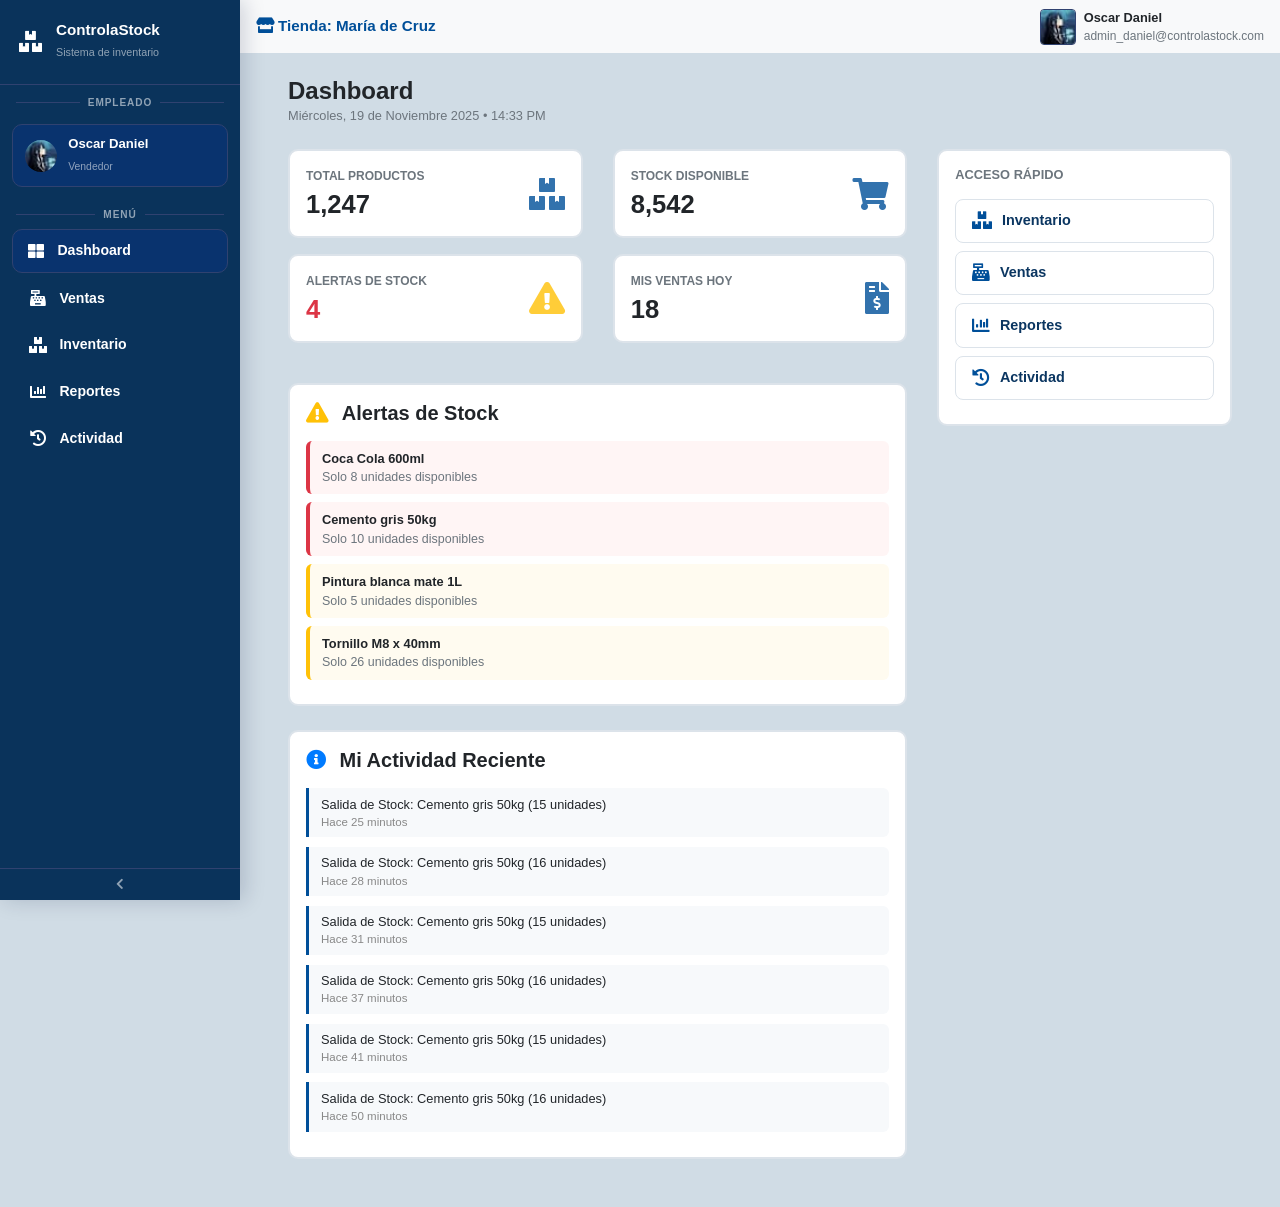
<file: public/views/dashboard.html>
<!DOCTYPE html>
<html lang="es">
<head>
    <meta charset="UTF-8">
    <meta name="viewport" content="width=device-width, initial-scale=1.0">
    <title>Vendedor - ControlaStock</title>

    <link rel="icon" type="image/jpeg" sizes="32x32" href="../img/logoAzulPeque.jpg">
    <link rel="stylesheet" href="https://cdn.jsdelivr.net/npm/bootstrap@4.6.2/dist/css/bootstrap.min.css" integrity="sha384-xOolHFLEh07PJGoPkLv1IbcEPTNtaed2xpHsD9ESMhqIYd0nLMwNLD69Npy4HI+N" crossorigin="anonymous">
    <link rel="stylesheet" href="https://cdnjs.cloudflare.com/ajax/libs/font-awesome/5.9.0/css/all.min.css" integrity="sha512-q3eWabyZPc1XTCmF+8/LuE1ozpg5xxn7iO89yfSOd5/oKvyqLngoNGsx8jq92Y8eXJ/IRxQbEC+FGSYxtk2oiw==" crossorigin="anonymous" referrerpolicy="no-referrer">
    <link rel="stylesheet" href="../styles/styles.css">
    <link rel="stylesheet" href="../styles/Dashboard.css">
    <link rel="stylesheet" href="../styles/sidebar.css">
</head>
<body class="colorCua">

    <!-- ══ OVERLAY MOBILE ══════════════════════════════════ -->
    <div class="sb-overlay-mobile" id="sbOverlay" onclick="cerrarMenu()"></div>

    <!-- ══ TOPBAR MOBILE (solo visible en ≤768px) ══════════ -->
    <div class="topbar-mobile">
        <button class="hamburger-btn" id="hamburger" onclick="toggleMenu()">
            <span></span><span></span><span></span>
        </button>
        <span class="topbar-brand-mobile">ControlaStock</span>
        <div class="topbar-avatar">
            <img src="../img/YukinoXD.jpg" alt="Avatar">
        </div>
    </div>

    <!-- ══ WRAPPER ═════════════════════════════════════════ -->
    <div class="d-flex">

        <!-- ══ SIDEBAR ══════════════════════════════════════ -->
        <aside class="sidebar-admin" id="sidebarAdmin">

            <!-- Cabecera -->
            <div class="sidebar-header">
                <i class="fas fa-boxes sidebar-logo-icon"></i>
                <div class="sidebar-brand-text">
                    <h2>ControlaStock</h2>
                    <span>Sistema de inventario</span>
                </div>
            </div>

            <!-- Etiqueta Empleado -->
            <div class="sidebar-section-label">
                <div class="section-line"></div>
                <span class="section-text">Empleado</span>
                <div class="section-line"></div>
            </div>

            <!-- Perfil -->
            <div class="sidebar-profile">
                <img src="../img/YukinoXD.jpg" alt="Avatar" class="profile-avatar">
                <div class="profile-info">
                    <strong>Oscar Daniel</strong>
                    <span>Vendedor</span>
                </div>
            </div>

            <!-- Etiqueta Menú -->
            <div class="sidebar-section-label">
                <div class="section-line"></div>
                <span class="section-text">Menú</span>
                <div class="section-line"></div>
            </div>

            <!-- Links de navegación -->
            <ul class="sidebar-links" id="menuNav">
                <li class="nav-item activo" data-vista="dashboard">
                    <a class="sidebar-link" href="#" title="Dashboard" onclick="cerrarMenu()">
                        <i class="fas fa-th-large"></i>
                        <span>Dashboard</span>
                    </a>
                </li>
                <li class="nav-item" data-vista="ventas">
                    <a class="sidebar-link" href="#" title="Ventas" onclick="cerrarMenu()">
                        <i class="fas fa-cash-register"></i>
                        <span>Ventas</span>
                    </a>
                </li>
                <li class="nav-item" data-vista="inventario">
                    <a class="sidebar-link" href="#" title="Inventario" onclick="cerrarMenu()">
                        <i class="fas fa-boxes"></i>
                        <span>Inventario</span>
                    </a>
                </li>
                <li class="nav-item" data-vista="reportes">
                    <a class="sidebar-link" href="#" title="Reportes" onclick="cerrarMenu()">
                        <i class="fas fa-chart-bar"></i>
                        <span>Reportes</span>
                    </a>
                </li>
                <li class="nav-item" data-vista="actividad">
                    <a class="sidebar-link" href="#" title="Actividad" onclick="cerrarMenu()">
                        <i class="fas fa-history"></i>
                        <span>Actividad</span>
                    </a>
                </li>
            </ul>

            <!-- Botón toggle (solo visible en desktop) -->
            <button class="sidebar-toggle-btn" id="sidebarToggle">
                <i class="fas fa-chevron-left" id="toggleIcon"></i>
            </button>

        </aside>

        <!-- ══ CONTENIDO PRINCIPAL ═══════════════════════════ -->
        <div class="contenido-admin" id="contenidoAdmin">

            <!-- Navbar superior (solo desktop) -->
            <nav class="navbar navbar-expand-lg navbar-light bg-light d-none d-md-flex">
                <div class="collapse navbar-collapse d-flex justify-content-between align-items-center w-100">

                    <!-- Izquierda: tienda -->
                    <span class="font-weight-bold" style="color:#004F99; font-size:.95rem;">
                        <i class="fas fa-store mr-1"></i>Tienda: María de Cruz
                    </span>

                    <!-- Derecha: campana + perfil -->
                    <div class="d-flex align-items-center">
                        <div class="ml-3 d-flex align-items-center">
                            <img src="../img/YukinoXD.jpg" alt="Avatar" class="rounded borde_delgado" style="width:36px;height:36px;object-fit:cover;">
                            <div class="ml-2">
                                <p class="small font-weight-bold mb-0">Oscar Daniel</p>
                                <p class="small text-muted mb-0" style="font-size:0.75rem;">admin_daniel@controlastock.com</p>
                            </div>
                        </div>
                    </div>

                </div>
            </nav>

            <!-- ── Zona de vistas ── -->
            <div id="vistaContenido" class="vista-fade">
                <!-- Se inyecta via JS -->
            </div>

        </div>
    </div>

    <script src="https://cdn.jsdelivr.net/npm/jquery@3.5.1/dist/jquery.slim.min.js" integrity="sha384-DfXdz2htPH0lsSSs5nCTpuj/zy4C+OGpamoFVy38MVBnE+IbbVYUew+OrCXaRkfj" crossorigin="anonymous"></script>
    <script src="https://cdn.jsdelivr.net/npm/bootstrap@4.6.2/dist/js/bootstrap.bundle.min.js" integrity="sha384-Fy6S3B9q64WdZWQUiU+q4/2Lc9npb8tCaSX9FK7E8HnRr0Jz8D6OP9dO5Vg3Q9ct" crossorigin="anonymous"></script>
    <script type="module" src="../js/router.js"></script>

    <script>
        /* ── Toggle desktop (colapsar/expandir) ── */
        const sidebar    = document.getElementById('sidebarAdmin');
        const contenido  = document.getElementById('contenidoAdmin');
        const toggleIcon = document.getElementById('toggleIcon');

        document.getElementById('sidebarToggle').addEventListener('click', () => {
            const collapsed = sidebar.classList.toggle('collapsed');
            contenido.classList.toggle('expanded', collapsed);
            toggleIcon.classList.toggle('fa-chevron-left',  !collapsed);
            toggleIcon.classList.toggle('fa-chevron-right',  collapsed);
        });

        /* ── Toggle mobile (abrir/cerrar) ── */
        function toggleMenu() {
            const open = sidebar.classList.toggle('open');
            document.getElementById('hamburger').classList.toggle('open', open);
            document.getElementById('sbOverlay').classList.toggle('visible', open);
            document.body.classList.toggle('sb-open', open);
        }

        function cerrarMenu() {
            sidebar.classList.remove('open');
            document.getElementById('hamburger').classList.remove('open');
            document.getElementById('sbOverlay').classList.remove('visible');
            document.body.classList.remove('sb-open');
        }

        /* Cerrar al redimensionar a desktop */
        window.addEventListener('resize', () => {
            if (window.innerWidth > 768) cerrarMenu();
        });
    </script>

</body>
</html>
</file>
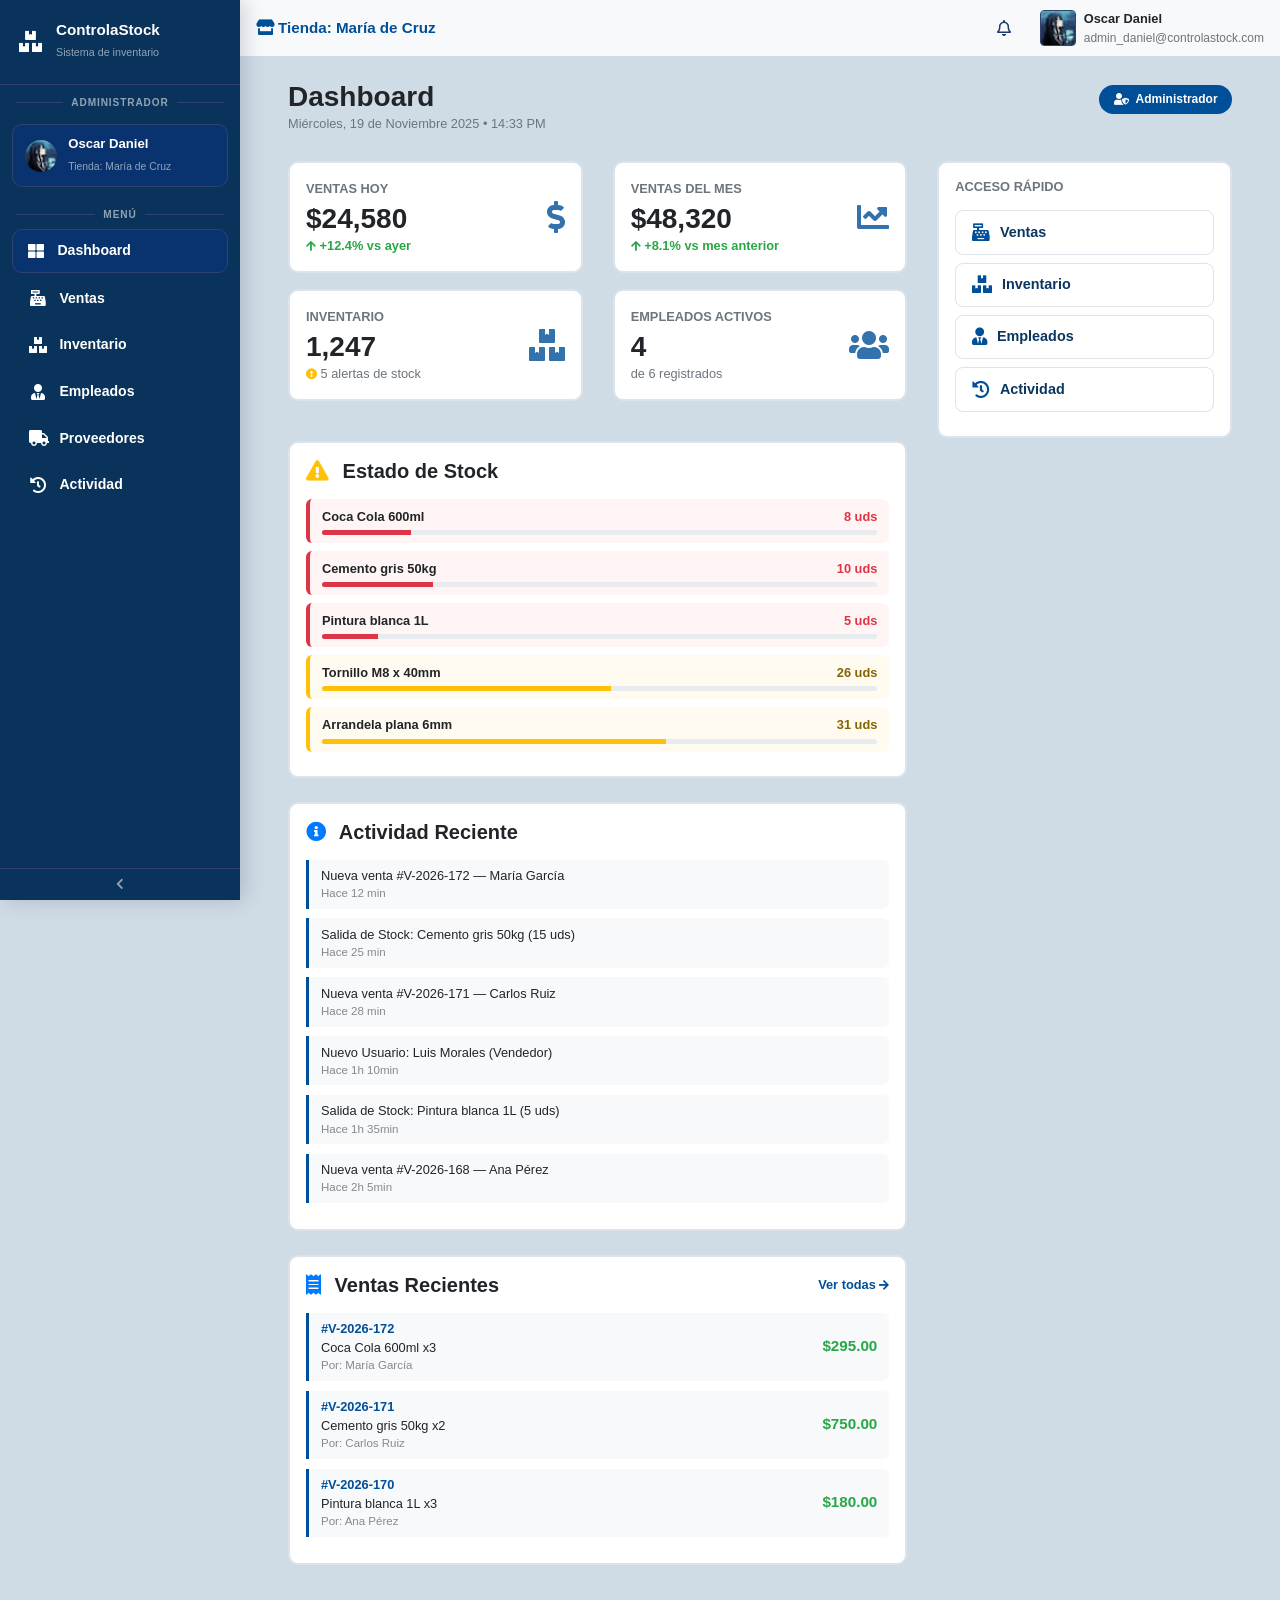
<file: public/views/dashboard_admin.html>
<!DOCTYPE html>
<html lang="es">
<head>
    <meta charset="UTF-8">
    <meta name="viewport" content="width=device-width, initial-scale=1.0">
    <title>Administrador - ControlaStock</title>

    <link rel="icon" type="image/jpeg" sizes="32x32" href="../img/logoAzulPeque.jpg">
    <link rel="stylesheet" href="https://cdn.jsdelivr.net/npm/bootstrap@4.6.2/dist/css/bootstrap.min.css" integrity="sha384-xOolHFLEh07PJGoPkLv1IbcEPTNtaed2xpHsD9ESMhqIYd0nLMwNLD69Npy4HI+N" crossorigin="anonymous">
    <link rel="stylesheet" href="https://cdnjs.cloudflare.com/ajax/libs/font-awesome/5.9.0/css/all.min.css" integrity="sha512-q3eWabyZPc1XTCmF+8/LuE1ozpg5xxn7iO89yfSOd5/oKvyqLngoNGsx8jq92Y8eXJ/IRxQbEC+FGSYxtk2oiw==" crossorigin="anonymous" referrerpolicy="no-referrer">
    <link rel="stylesheet" href="../styles/styles.css">
    <link rel="stylesheet" href="../styles/Dashboard.css">
    <link rel="stylesheet" href="../styles/sidebar.css">
</head>
<body class="colorCua">

    <!-- ══ OVERLAY MOBILE ══════════════════════════════════ -->
    <div class="sb-overlay-mobile" id="sbOverlay" onclick="cerrarMenu()"></div>

    <!-- ══ TOPBAR MOBILE (solo visible en ≤768px) ══════════ -->
    <div class="topbar-mobile">
        <button class="hamburger-btn" id="hamburger" onclick="toggleMenu()">
            <span></span><span></span><span></span>
        </button>
        <span class="topbar-brand-mobile">ControlaStock</span>
        <div class="topbar-avatar">
            <img src="../img/YukinoXD.jpg" alt="Avatar">
        </div>
    </div>

    <!-- ══ WRAPPER ═════════════════════════════════════════ -->
    <div class="d-flex">

        <!-- ══ SIDEBAR ══════════════════════════════════════ -->
        <aside class="sidebar-admin" id="sidebarAdmin">

            <!-- Cabecera -->
            <div class="sidebar-header">
                <i class="fas fa-boxes sidebar-logo-icon"></i>
                <div class="sidebar-brand-text">
                    <h2>ControlaStock</h2>
                    <span>Sistema de inventario</span>
                </div>
            </div>

            <!-- Etiqueta Administrador -->
            <div class="sidebar-section-label">
                <div class="section-line"></div>
                <span class="section-text">Administrador</span>
                <div class="section-line"></div>
            </div>

            <!-- Perfil -->
            <div class="sidebar-profile">
                <img src="../img/YukinoXD.jpg" alt="Avatar" class="profile-avatar">
                <div class="profile-info">
                    <strong>Oscar Daniel</strong>
                    <span>Tienda: María de Cruz</span>
                </div>
            </div>

            <!-- Etiqueta Menú -->
            <div class="sidebar-section-label">
                <div class="section-line"></div>
                <span class="section-text">Menú</span>
                <div class="section-line"></div>
            </div>

            <!-- Links de navegación -->
            <ul class="sidebar-links" id="menuNav">
                <li class="nav-item activo" data-vista="dashboard">
                    <a class="sidebar-link" href="#" title="Dashboard" onclick="cerrarMenu()">
                        <i class="fas fa-th-large"></i>
                        <span>Dashboard</span>
                    </a>
                </li>
                <li class="nav-item" data-vista="ventas">
                    <a class="sidebar-link" href="#" title="Ventas" onclick="cerrarMenu()">
                        <i class="fas fa-cash-register"></i>
                        <span>Ventas</span>
                    </a>
                </li>
                <li class="nav-item" data-vista="inventario">
                    <a class="sidebar-link" href="#" title="Inventario" onclick="cerrarMenu()">
                        <i class="fas fa-boxes"></i>
                        <span>Inventario</span>
                    </a>
                </li>
                <li class="nav-item" data-vista="empleados">
                    <a class="sidebar-link" href="#" title="Empleados" onclick="cerrarMenu()">
                        <i class="fas fa-user-tie"></i>
                        <span>Empleados</span>
                    </a>
                </li>
                <li class="nav-item" data-vista="proveedores">
                    <a class="sidebar-link" href="#" title="Proveedores" onclick="cerrarMenu()">
                        <i class="fas fa-truck"></i>
                        <span>Proveedores</span>
                    </a>
                </li>
                <li class="nav-item" data-vista="actividad">
                    <a class="sidebar-link" href="#" title="Actividad" onclick="cerrarMenu()">
                        <i class="fas fa-history"></i>
                        <span>Actividad</span>
                    </a>
                </li>
            </ul>

            <!-- Botón toggle (solo visible en desktop) -->
            <button class="sidebar-toggle-btn" id="sidebarToggle">
                <i class="fas fa-chevron-left" id="toggleIcon"></i>
            </button>

        </aside>

        <!-- ══ CONTENIDO PRINCIPAL ═══════════════════════════ -->
        <div class="contenido-admin" id="contenidoAdmin">

            <!-- Navbar superior (solo desktop) -->
            <nav class="navbar navbar-expand-lg navbar-light bg-light d-none d-md-flex">
                <div class="collapse navbar-collapse d-flex justify-content-between align-items-center w-100">

                    <!-- Izquierda: tienda -->
                    <span class="font-weight-bold" style="color:#004F99; font-size:.95rem;">
                        <i class="fas fa-store mr-1"></i>Tienda: María de Cruz
                    </span>

                    <!-- Derecha: campana + perfil -->
                    <div class="d-flex align-items-center">
                        <div class="conteNoti d-flex align-items-center justify-content-center">
                            <a href="#" class="d-flex align-items-center justify-content-center w-100 h-100" style="text-decoration:none;">
                                <i class="far fa-bell" style="color:#1d3766;"></i>
                            </a>
                        </div>
                        <div class="ml-3 d-flex align-items-center">
                            <img src="../img/YukinoXD.jpg" alt="Avatar" class="rounded borde_delgado" style="width:36px;height:36px;object-fit:cover;">
                            <div class="ml-2">
                                <p class="small font-weight-bold mb-0">Oscar Daniel</p>
                                <p class="small text-muted mb-0" style="font-size:0.75rem;">admin_daniel@controlastock.com</p>
                            </div>
                        </div>
                    </div>

                </div>
            </nav>

            <!-- Zona de vistas -->
            <div id="vistaContenido" class="vista-fade"></div>

        </div>
    </div>

    <script src="https://cdn.jsdelivr.net/npm/jquery@3.5.1/dist/jquery.slim.min.js"></script>
    <script src="https://cdn.jsdelivr.net/npm/bootstrap@4.6.2/dist/js/bootstrap.bundle.min.js"></script>
    <script type="module" src="../js/router_admin.js"></script>

    <script>
        /* ── Toggle desktop (colapsar/expandir) ── */
        const sidebar    = document.getElementById('sidebarAdmin');
        const contenido  = document.getElementById('contenidoAdmin');
        const toggleIcon = document.getElementById('toggleIcon');

        document.getElementById('sidebarToggle').addEventListener('click', () => {
            const collapsed = sidebar.classList.toggle('collapsed');
            contenido.classList.toggle('expanded', collapsed);
            toggleIcon.classList.toggle('fa-chevron-left',  !collapsed);
            toggleIcon.classList.toggle('fa-chevron-right',  collapsed);
        });

        /* ── Toggle mobile (abrir/cerrar) ── */
        function toggleMenu() {
            const open = sidebar.classList.toggle('open');
            document.getElementById('hamburger').classList.toggle('open', open);
            document.getElementById('sbOverlay').classList.toggle('visible', open);
            document.body.classList.toggle('sb-open', open);
        }

        function cerrarMenu() {
            sidebar.classList.remove('open');
            document.getElementById('hamburger').classList.remove('open');
            document.getElementById('sbOverlay').classList.remove('visible');
            document.body.classList.remove('sb-open');
        }

        /* Cerrar al redimensionar a desktop */
        window.addEventListener('resize', () => {
            if (window.innerWidth > 768) cerrarMenu();
        });
    </script>

</body>
</html>
</file>
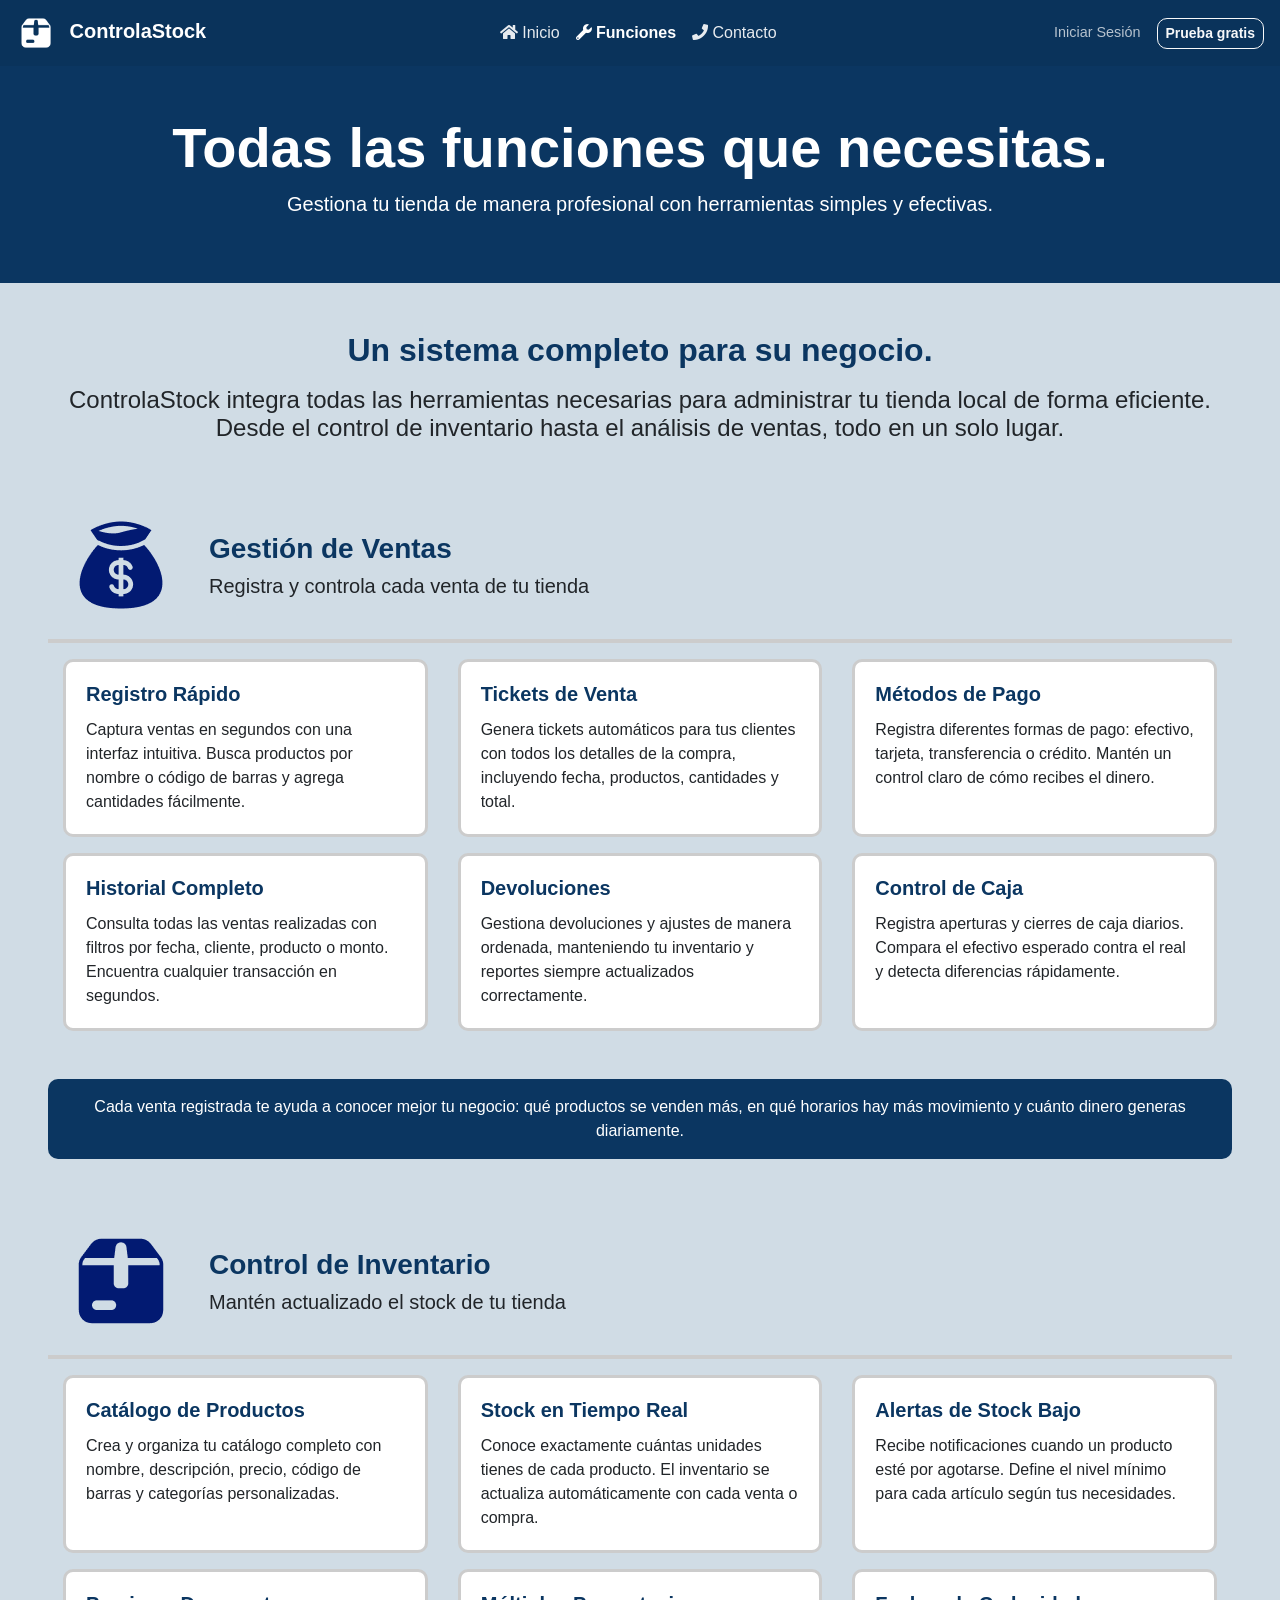
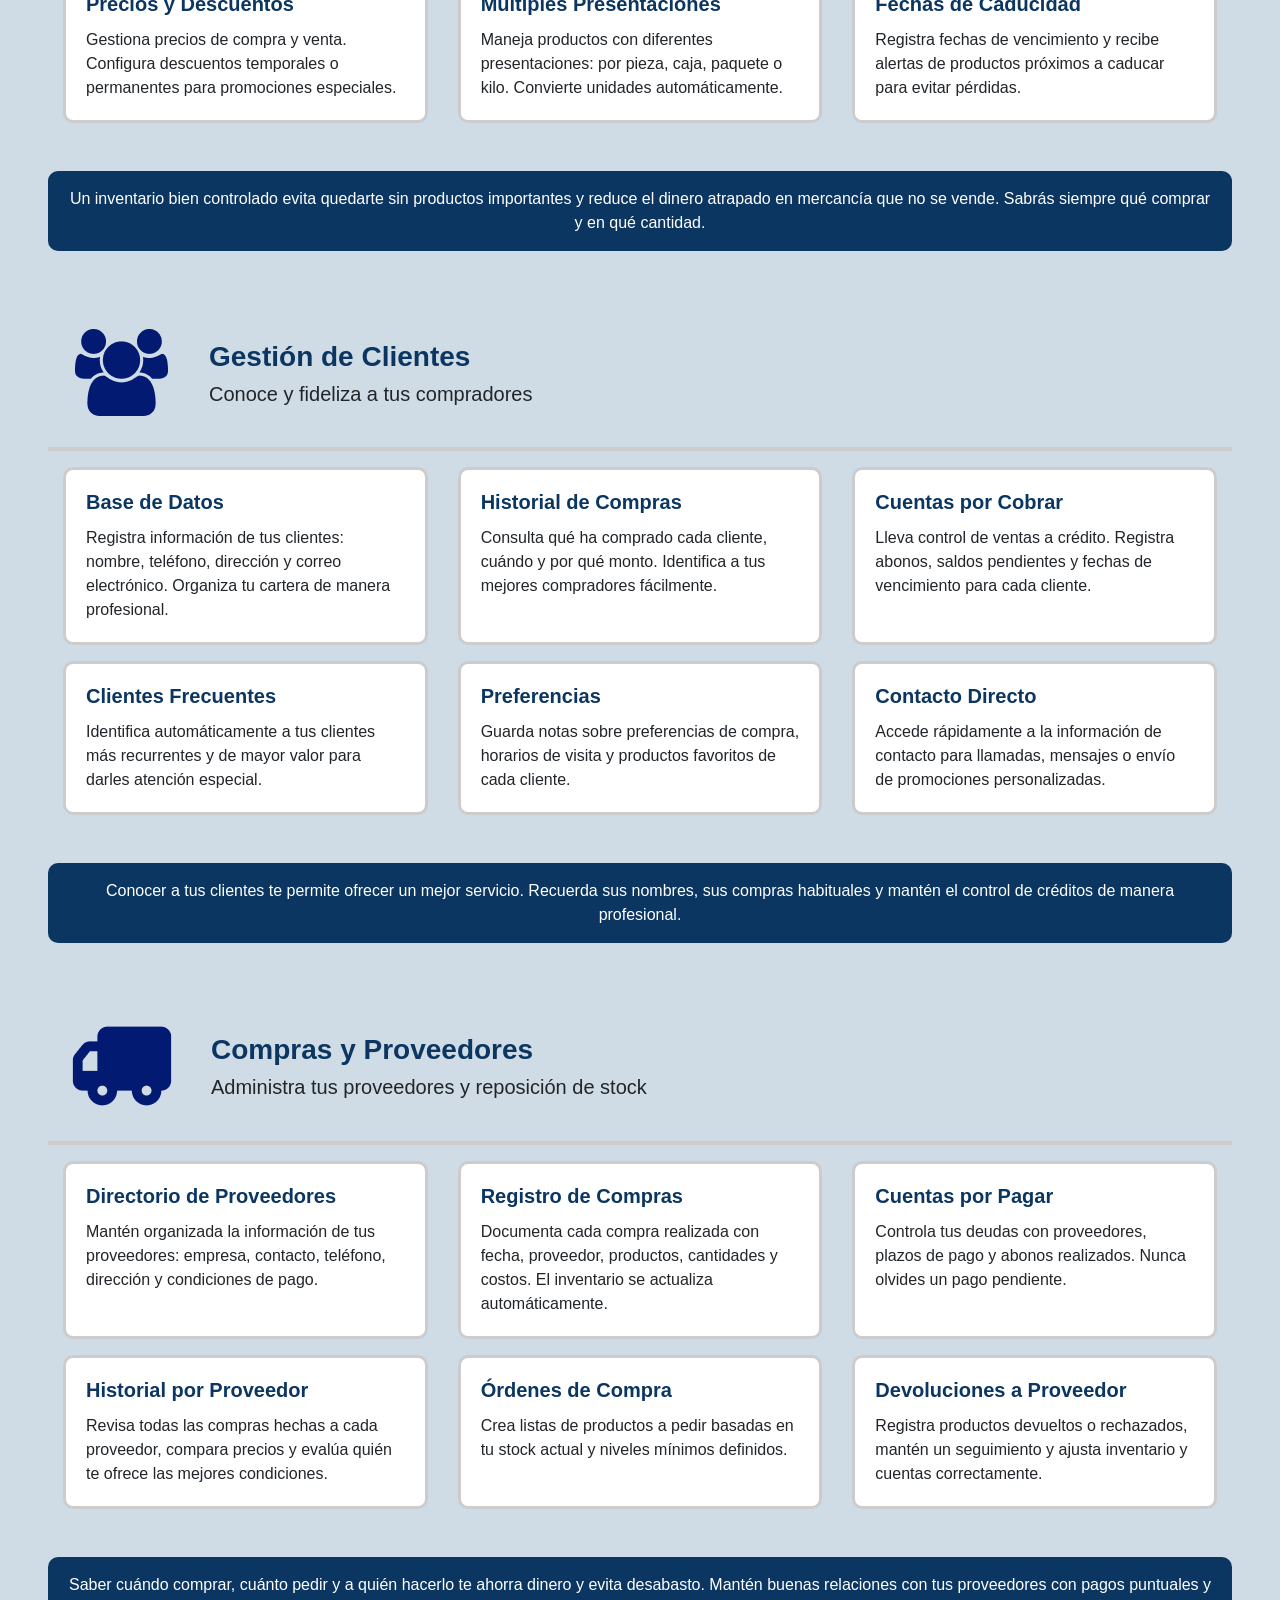
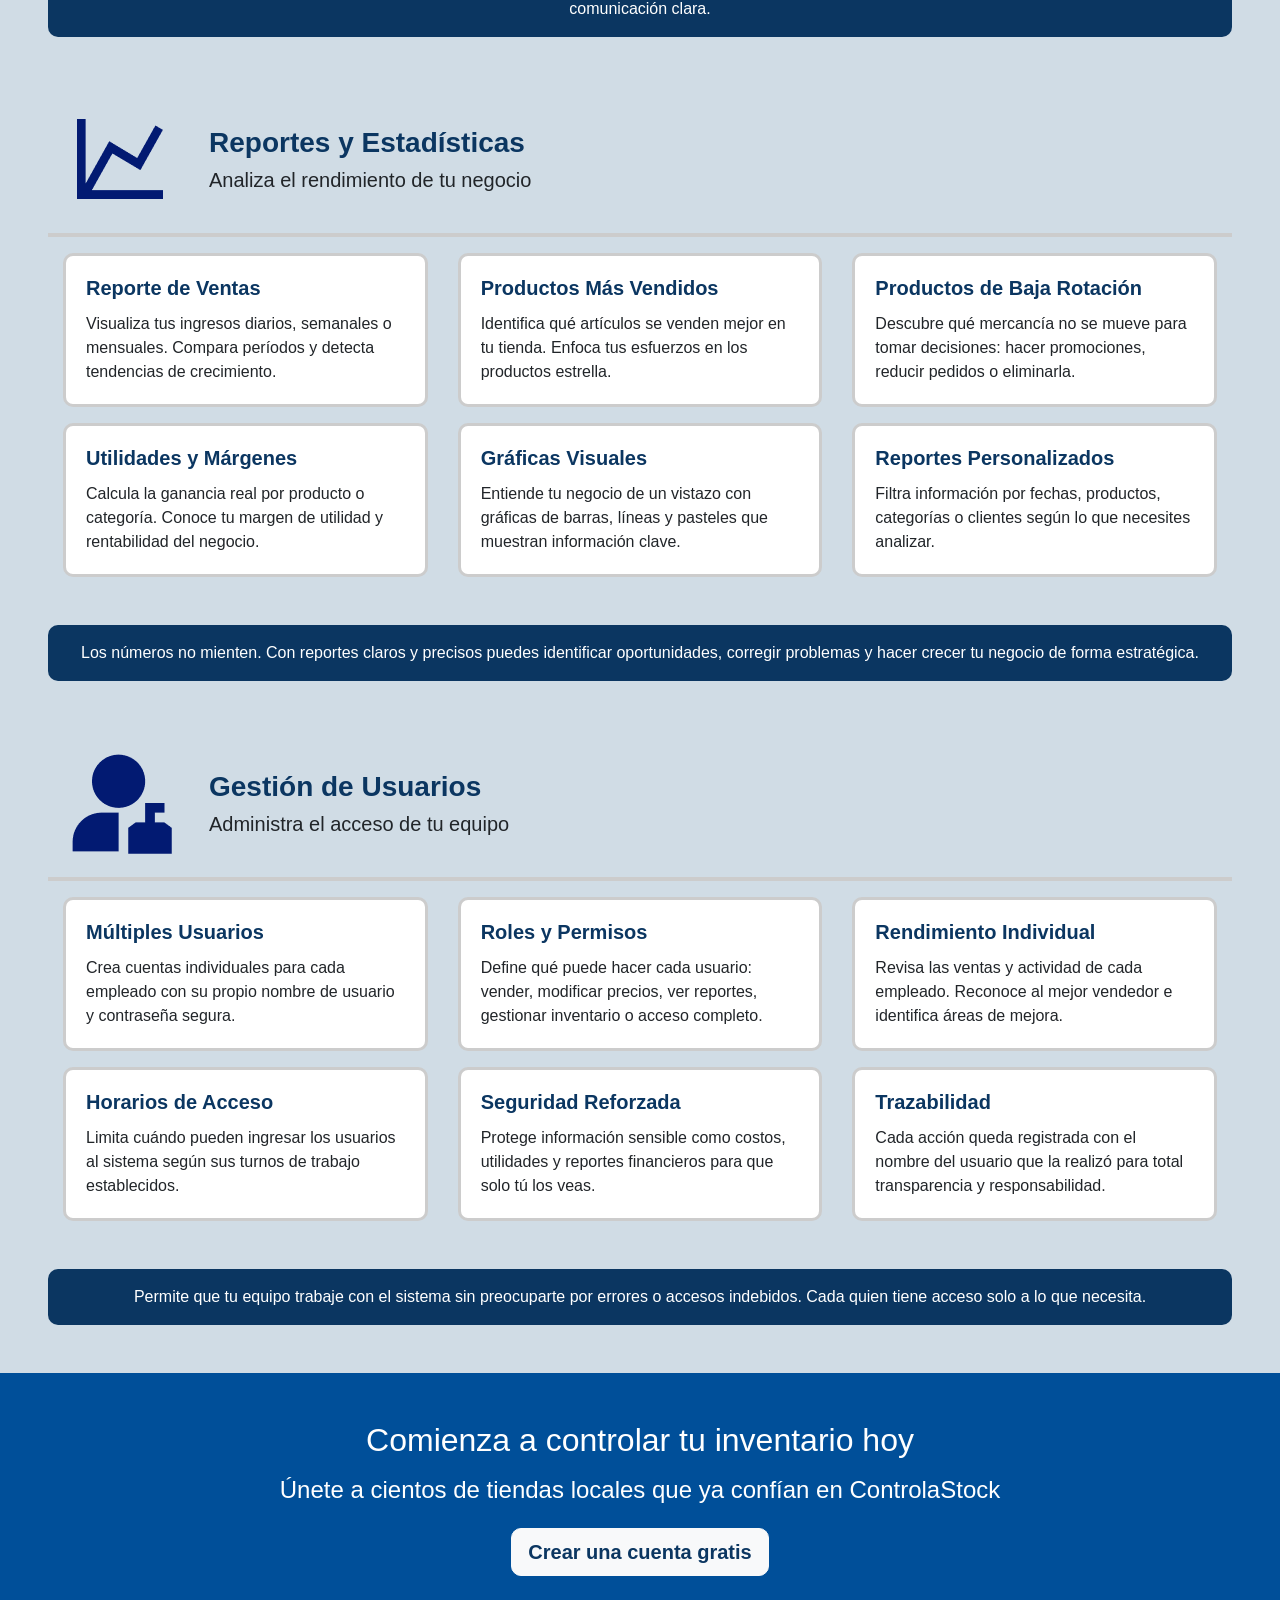
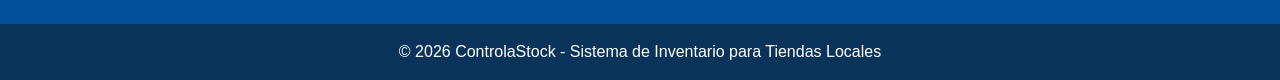
<file: public/views/funciones.html>
<!DOCTYPE html>
<html lang="es">
<head>
    <meta charset="UTF-8">
    <meta name="viewport" content="width=device-width, initial-scale=1.0">
    <title>Funciones - ControlaStock</title>

    <link rel="icon" type="image/jpeg" sizes="32x32" href="../img/logoAzulPeque.jpg">

    <link rel="stylesheet" href="https://cdn.jsdelivr.net/npm/bootstrap@4.6.2/dist/css/bootstrap.min.css" integrity="sha384-xOolHFLEh07PJGoPkLv1IbcEPTNtaed2xpHsD9ESMhqIYd0nLMwNLD69Npy4HI+N" crossorigin="anonymous">
    <link rel="stylesheet" href="https://cdnjs.cloudflare.com/ajax/libs/font-awesome/5.9.0/css/all.min.css" integrity="sha512-q3eWabyZPc1XTCmF+8/LuE1ozpg5xxn7iO89yfSOd5/oKvyqLngoNGsx8jq92Y8eXJ/IRxQbEC+FGSYxtk2oiw==" crossorigin="anonymous" referrerpolicy="no-referrer">
    <link rel="stylesheet" href="../styles/styles.css">
</head>

<body class="colorCua">

    <!-- NAV -->
    <nav class="navbar navbar-expand-lg navbar-dark colorPri">
        <a class="navbar-brand font-weight-bold" href="../index.html">
            <img src="../img/logoPrincipal.png" class="nav-logo mr-2" alt="Logo ControlaStock">
            ControlaStock
        </a>
        <button class="navbar-toggler" type="button" data-toggle="collapse" data-target="#navbarNav"
            aria-controls="navbarNav" aria-expanded="false" aria-label="Toggle navigation">
            <span class="navbar-toggler-icon"></span>
        </button>
        <div class="collapse navbar-collapse" id="navbarNav">
            <ul class="navbar-nav mx-auto">
                <li class="nav-item">
                    <a class="nav-link nav-link-custom" href="../index.html"><i class="fas fa-home"></i> Inicio</a>
                </li>
                <li class="nav-item active">
                    <a class="nav-link nav-link-custom" href="funciones.html"><i class="fas fa-wrench"></i> Funciones</a>
                </li>
                <li class="nav-item">
                    <a class="nav-link nav-link-custom" href="contacto.html"><i class="fas fa-phone"></i> Contacto</a>
                </li>
            </ul>
            <a class="nav-login mr-3" href="login.html">Iniciar Sesión</a>
            <a class="btn btn-outline-light btn-sm Redondear font-weight-bold" href="login.html">Prueba gratis</a>
        </div>
    </nav>

    <!-- HERO -->
    <header class="jumbotron jumbotron-fluid text-white colorSec mb-0">
        <div class="container text-center">
            <h1 class="display-4 font-weight-bold hero-titulo">Todas las funciones que necesitas.</h1>
            <p class="lead hero-subtitulo">Gestiona tu tienda de manera profesional con herramientas simples y efectivas.</p>
        </div>
    </header>

    <!-- MAIN -->
    <main>

        <!-- Intro -->
        <section class="mb-5">
            <h2 class="h2 mb-3 colorTextAz text-center mt-5 font-weight-bold">Un sistema completo para su negocio.</h2>
            <p class="h4 text-center mx-5 px-3">ControlaStock integra todas las herramientas necesarias para administrar tu tienda local de forma eficiente. Desde el control de inventario hasta el análisis de ventas, todo en un solo lugar.</p>
        </section>

        <!-- Gestión de Ventas -->
        <section class="mb-5">
            <div class="row mx-5 mt-5 pt-3">
                <img src="../img/bolsaDinero.png" alt="Ícono gestión de ventas" class="col-auto">
                <div class="col-auto my-auto">
                    <h2 class="h3 colorTextAz font-weight-bold">Gestión de Ventas</h2>
                    <p class="mb-0 h5">Registra y controla cada venta de tu tienda</p>
                </div>
            </div>
            <hr class="mx-5 grosor">
            <div class="card-deck mb-3 mx-5">
                <article class="card borde">
                    <div class="card-body">
                        <h3 class="h5 card-title colorTextAz font-weight-bold">Registro Rápido</h3>
                        <p class="card-text">Captura ventas en segundos con una interfaz intuitiva. Busca productos por nombre o código de barras y agrega cantidades fácilmente.</p>
                    </div>
                </article>
                <article class="card borde">
                    <div class="card-body">
                        <h3 class="h5 card-title colorTextAz font-weight-bold">Tickets de Venta</h3>
                        <p class="card-text">Genera tickets automáticos para tus clientes con todos los detalles de la compra, incluyendo fecha, productos, cantidades y total.</p>
                    </div>
                </article>
                <article class="card borde">
                    <div class="card-body">
                        <h3 class="h5 card-title colorTextAz font-weight-bold">Métodos de Pago</h3>
                        <p class="card-text">Registra diferentes formas de pago: efectivo, tarjeta, transferencia o crédito. Mantén un control claro de cómo recibes el dinero.</p>
                    </div>
                </article>
            </div>
            <div class="card-deck mb-3 mx-5">
                <article class="card borde">
                    <div class="card-body">
                        <h3 class="h5 card-title colorTextAz font-weight-bold">Historial Completo</h3>
                        <p class="card-text">Consulta todas las ventas realizadas con filtros por fecha, cliente, producto o monto. Encuentra cualquier transacción en segundos.</p>
                    </div>
                </article>
                <article class="card borde">
                    <div class="card-body">
                        <h3 class="h5 card-title colorTextAz font-weight-bold">Devoluciones</h3>
                        <p class="card-text">Gestiona devoluciones y ajustes de manera ordenada, manteniendo tu inventario y reportes siempre actualizados correctamente.</p>
                    </div>
                </article>
                <article class="card borde">
                    <div class="card-body">
                        <h3 class="h5 card-title colorTextAz font-weight-bold">Control de Caja</h3>
                        <p class="card-text">Registra aperturas y cierres de caja diarios. Compara el efectivo esperado contra el real y detecta diferencias rápidamente.</p>
                    </div>
                </article>
            </div>
            <div class="colorSec text-center m-5 p-3 Redondear">
                <p class="colorTextBlan p-0 m-0">Cada venta registrada te ayuda a conocer mejor tu negocio: qué productos se venden más, en qué horarios hay más movimiento y cuánto dinero generas diariamente.</p>
            </div>
        </section>

        <!-- Control de Inventario -->
        <section class="my-5">
            <div class="row mx-5 mt-5 pt-3">
                <img src="../img/cajaAzul.png" alt="Ícono control de inventario" class="col-auto">
                <div class="col-auto my-auto">
                    <h2 class="h3 colorTextAz font-weight-bold">Control de Inventario</h2>
                    <p class="mb-0 h5">Mantén actualizado el stock de tu tienda</p>
                </div>
            </div>
            <hr class="mx-5 grosor">
            <div class="card-deck mb-3 mx-5">
                <article class="card borde">
                    <div class="card-body">
                        <h3 class="h5 card-title colorTextAz font-weight-bold">Catálogo de Productos</h3>
                        <p class="card-text">Crea y organiza tu catálogo completo con nombre, descripción, precio, código de barras y categorías personalizadas.</p>
                    </div>
                </article>
                <article class="card borde">
                    <div class="card-body">
                        <h3 class="h5 card-title colorTextAz font-weight-bold">Stock en Tiempo Real</h3>
                        <p class="card-text">Conoce exactamente cuántas unidades tienes de cada producto. El inventario se actualiza automáticamente con cada venta o compra.</p>
                    </div>
                </article>
                <article class="card borde">
                    <div class="card-body">
                        <h3 class="h5 card-title colorTextAz font-weight-bold">Alertas de Stock Bajo</h3>
                        <p class="card-text">Recibe notificaciones cuando un producto esté por agotarse. Define el nivel mínimo para cada artículo según tus necesidades.</p>
                    </div>
                </article>
            </div>
            <div class="card-deck mb-3 mx-5">
                <article class="card borde">
                    <div class="card-body">
                        <h3 class="h5 card-title colorTextAz font-weight-bold">Precios y Descuentos</h3>
                        <p class="card-text">Gestiona precios de compra y venta. Configura descuentos temporales o permanentes para promociones especiales.</p>
                    </div>
                </article>
                <article class="card borde">
                    <div class="card-body">
                        <h3 class="h5 card-title colorTextAz font-weight-bold">Múltiples Presentaciones</h3>
                        <p class="card-text">Maneja productos con diferentes presentaciones: por pieza, caja, paquete o kilo. Convierte unidades automáticamente.</p>
                    </div>
                </article>
                <article class="card borde">
                    <div class="card-body">
                        <h3 class="h5 card-title colorTextAz font-weight-bold">Fechas de Caducidad</h3>
                        <p class="card-text">Registra fechas de vencimiento y recibe alertas de productos próximos a caducar para evitar pérdidas.</p>
                    </div>
                </article>
            </div>
            <div class="colorSec text-center m-5 p-3 Redondear">
                <p class="colorTextBlan p-0 m-0">Un inventario bien controlado evita quedarte sin productos importantes y reduce el dinero atrapado en mercancía que no se vende. Sabrás siempre qué comprar y en qué cantidad.</p>
            </div>
        </section>

        <!-- Gestión de Clientes -->
        <section class="my-5">
            <div class="row mx-5 mt-5 pt-3">
                <img src="../img/personas.png" alt="Ícono clientes" class="col-auto">
                <div class="col-auto my-auto">
                    <h2 class="h3 colorTextAz font-weight-bold">Gestión de Clientes</h2>
                    <p class="mb-0 h5">Conoce y fideliza a tus compradores</p>
                </div>
            </div>
            <hr class="mx-5 grosor">
            <div class="card-deck mb-3 mx-5">
                <article class="card borde">
                    <div class="card-body">
                        <h3 class="h5 card-title colorTextAz font-weight-bold">Base de Datos</h3>
                        <p class="card-text">Registra información de tus clientes: nombre, teléfono, dirección y correo electrónico. Organiza tu cartera de manera profesional.</p>
                    </div>
                </article>
                <article class="card borde">
                    <div class="card-body">
                        <h3 class="h5 card-title colorTextAz font-weight-bold">Historial de Compras</h3>
                        <p class="card-text">Consulta qué ha comprado cada cliente, cuándo y por qué monto. Identifica a tus mejores compradores fácilmente.</p>
                    </div>
                </article>
                <article class="card borde">
                    <div class="card-body">
                        <h3 class="h5 card-title colorTextAz font-weight-bold">Cuentas por Cobrar</h3>
                        <p class="card-text">Lleva control de ventas a crédito. Registra abonos, saldos pendientes y fechas de vencimiento para cada cliente.</p>
                    </div>
                </article>
            </div>
            <div class="card-deck mb-3 mx-5">
                <article class="card borde">
                    <div class="card-body">
                        <h3 class="h5 card-title colorTextAz font-weight-bold">Clientes Frecuentes</h3>
                        <p class="card-text">Identifica automáticamente a tus clientes más recurrentes y de mayor valor para darles atención especial.</p>
                    </div>
                </article>
                <article class="card borde">
                    <div class="card-body">
                        <h3 class="h5 card-title colorTextAz font-weight-bold">Preferencias</h3>
                        <p class="card-text">Guarda notas sobre preferencias de compra, horarios de visita y productos favoritos de cada cliente.</p>
                    </div>
                </article>
                <article class="card borde">
                    <div class="card-body">
                        <h3 class="h5 card-title colorTextAz font-weight-bold">Contacto Directo</h3>
                        <p class="card-text">Accede rápidamente a la información de contacto para llamadas, mensajes o envío de promociones personalizadas.</p>
                    </div>
                </article>
            </div>
            <div class="colorSec text-center m-5 p-3 Redondear">
                <p class="colorTextBlan p-0 m-0">Conocer a tus clientes te permite ofrecer un mejor servicio. Recuerda sus nombres, sus compras habituales y mantén el control de créditos de manera profesional.</p>
            </div>
        </section>

        <!-- Compras y Proveedores -->
        <section class="my-5">
            <div class="row mx-5 mt-5 pt-3">
                <img src="../img/carro.png" alt="Ícono compras y proveedores" class="col-auto">
                <div class="col-auto my-auto">
                    <h2 class="h3 colorTextAz font-weight-bold">Compras y Proveedores</h2>
                    <p class="mb-0 h5">Administra tus proveedores y reposición de stock</p>
                </div>
            </div>
            <hr class="mx-5 grosor">
            <div class="card-deck mb-3 mx-5">
                <article class="card borde">
                    <div class="card-body">
                        <h3 class="h5 card-title colorTextAz font-weight-bold">Directorio de Proveedores</h3>
                        <p class="card-text">Mantén organizada la información de tus proveedores: empresa, contacto, teléfono, dirección y condiciones de pago.</p>
                    </div>
                </article>
                <article class="card borde">
                    <div class="card-body">
                        <h3 class="h5 card-title colorTextAz font-weight-bold">Registro de Compras</h3>
                        <p class="card-text">Documenta cada compra realizada con fecha, proveedor, productos, cantidades y costos. El inventario se actualiza automáticamente.</p>
                    </div>
                </article>
                <article class="card borde">
                    <div class="card-body">
                        <h3 class="h5 card-title colorTextAz font-weight-bold">Cuentas por Pagar</h3>
                        <p class="card-text">Controla tus deudas con proveedores, plazos de pago y abonos realizados. Nunca olvides un pago pendiente.</p>
                    </div>
                </article>
            </div>
            <div class="card-deck mb-3 mx-5">
                <article class="card borde">
                    <div class="card-body">
                        <h3 class="h5 card-title colorTextAz font-weight-bold">Historial por Proveedor</h3>
                        <p class="card-text">Revisa todas las compras hechas a cada proveedor, compara precios y evalúa quién te ofrece las mejores condiciones.</p>
                    </div>
                </article>
                <article class="card borde">
                    <div class="card-body">
                        <h3 class="h5 card-title colorTextAz font-weight-bold">Órdenes de Compra</h3>
                        <p class="card-text">Crea listas de productos a pedir basadas en tu stock actual y niveles mínimos definidos.</p>
                    </div>
                </article>
                <article class="card borde">
                    <div class="card-body">
                        <h3 class="h5 card-title colorTextAz font-weight-bold">Devoluciones a Proveedor</h3>
                        <p class="card-text">Registra productos devueltos o rechazados, mantén un seguimiento y ajusta inventario y cuentas correctamente.</p>
                    </div>
                </article>
            </div>
            <div class="colorSec text-center m-5 p-3 Redondear">
                <p class="colorTextBlan p-0 m-0">Saber cuándo comprar, cuánto pedir y a quién hacerlo te ahorra dinero y evita desabasto. Mantén buenas relaciones con tus proveedores con pagos puntuales y comunicación clara.</p>
            </div>
        </section>

        <!-- Reportes y Estadísticas -->
        <section class="my-5">
            <div class="row mx-5 mt-5 pt-3">
                <img src="../img/graficaBi.png" alt="Ícono reportes y estadísticas" class="col-auto">
                <div class="col-auto my-auto">
                    <h2 class="h3 colorTextAz font-weight-bold">Reportes y Estadísticas</h2>
                    <p class="mb-0 h5">Analiza el rendimiento de tu negocio</p>
                </div>
            </div>
            <hr class="mx-5 grosor">
            <div class="card-deck mb-3 mx-5">
                <article class="card borde">
                    <div class="card-body">
                        <h3 class="h5 card-title colorTextAz font-weight-bold">Reporte de Ventas</h3>
                        <p class="card-text">Visualiza tus ingresos diarios, semanales o mensuales. Compara períodos y detecta tendencias de crecimiento.</p>
                    </div>
                </article>
                <article class="card borde">
                    <div class="card-body">
                        <h3 class="h5 card-title colorTextAz font-weight-bold">Productos Más Vendidos</h3>
                        <p class="card-text">Identifica qué artículos se venden mejor en tu tienda. Enfoca tus esfuerzos en los productos estrella.</p>
                    </div>
                </article>
                <article class="card borde">
                    <div class="card-body">
                        <h3 class="h5 card-title colorTextAz font-weight-bold">Productos de Baja Rotación</h3>
                        <p class="card-text">Descubre qué mercancía no se mueve para tomar decisiones: hacer promociones, reducir pedidos o eliminarla.</p>
                    </div>
                </article>
            </div>
            <div class="card-deck mb-3 mx-5">
                <article class="card borde">
                    <div class="card-body">
                        <h3 class="h5 card-title colorTextAz font-weight-bold">Utilidades y Márgenes</h3>
                        <p class="card-text">Calcula la ganancia real por producto o categoría. Conoce tu margen de utilidad y rentabilidad del negocio.</p>
                    </div>
                </article>
                <article class="card borde">
                    <div class="card-body">
                        <h3 class="h5 card-title colorTextAz font-weight-bold">Gráficas Visuales</h3>
                        <p class="card-text">Entiende tu negocio de un vistazo con gráficas de barras, líneas y pasteles que muestran información clave.</p>
                    </div>
                </article>
                <article class="card borde">
                    <div class="card-body">
                        <h3 class="h5 card-title colorTextAz font-weight-bold">Reportes Personalizados</h3>
                        <p class="card-text">Filtra información por fechas, productos, categorías o clientes según lo que necesites analizar.</p>
                    </div>
                </article>
            </div>
            <div class="colorSec text-center m-5 p-3 Redondear">
                <p class="colorTextBlan p-0 m-0">Los números no mienten. Con reportes claros y precisos puedes identificar oportunidades, corregir problemas y hacer crecer tu negocio de forma estratégica.</p>
            </div>
        </section>

        <!-- Gestión de Usuarios -->
        <section class="my-5">
            <div class="row mx-5 mt-5 pt-3">
                <img src="../img/usuario.png" alt="Ícono gestión de usuarios" class="col-auto">
                <div class="col-auto my-auto">
                    <h2 class="h3 colorTextAz font-weight-bold">Gestión de Usuarios</h2>
                    <p class="mb-0 h5">Administra el acceso de tu equipo</p>
                </div>
            </div>
            <hr class="mx-5 grosor">
            <div class="card-deck mb-3 mx-5">
                <article class="card borde">
                    <div class="card-body">
                        <h3 class="h5 card-title colorTextAz font-weight-bold">Múltiples Usuarios</h3>
                        <p class="card-text">Crea cuentas individuales para cada empleado con su propio nombre de usuario y contraseña segura.</p>
                    </div>
                </article>
                <article class="card borde">
                    <div class="card-body">
                        <h3 class="h5 card-title colorTextAz font-weight-bold">Roles y Permisos</h3>
                        <p class="card-text">Define qué puede hacer cada usuario: vender, modificar precios, ver reportes, gestionar inventario o acceso completo.</p>
                    </div>
                </article>
                <article class="card borde">
                    <div class="card-body">
                        <h3 class="h5 card-title colorTextAz font-weight-bold">Rendimiento Individual</h3>
                        <p class="card-text">Revisa las ventas y actividad de cada empleado. Reconoce al mejor vendedor e identifica áreas de mejora.</p>
                    </div>
                </article>
            </div>
            <div class="card-deck mb-3 mx-5">
                <article class="card borde">
                    <div class="card-body">
                        <h3 class="h5 card-title colorTextAz font-weight-bold">Horarios de Acceso</h3>
                        <p class="card-text">Limita cuándo pueden ingresar los usuarios al sistema según sus turnos de trabajo establecidos.</p>
                    </div>
                </article>
                <article class="card borde">
                    <div class="card-body">
                        <h3 class="h5 card-title colorTextAz font-weight-bold">Seguridad Reforzada</h3>
                        <p class="card-text">Protege información sensible como costos, utilidades y reportes financieros para que solo tú los veas.</p>
                    </div>
                </article>
                <article class="card borde">
                    <div class="card-body">
                        <h3 class="h5 card-title colorTextAz font-weight-bold">Trazabilidad</h3>
                        <p class="card-text">Cada acción queda registrada con el nombre del usuario que la realizó para total transparencia y responsabilidad.</p>
                    </div>
                </article>
            </div>
            <div class="colorSec text-center m-5 p-3 Redondear">
                <p class="colorTextBlan p-0 m-0">Permite que tu equipo trabaje con el sistema sin preocuparte por errores o accesos indebidos. Cada quien tiene acceso solo a lo que necesita.</p>
            </div>
        </section>

        <!-- CTA final -->
        <section class="row justify-content-center colorQui py-5 mx-0">
            <div class="col-12 text-center">
                <h2 class="h2 mb-3 colorTextBlan">Comienza a controlar tu inventario hoy</h2>
                <p class="h4 text-white">Únete a cientos de tiendas locales que ya confían en ControlaStock</p>
                <a href="login.html" class="btn btn-light btn-lg Redondear colorTextAz mt-3 font-weight-bold">Crear una cuenta gratis</a>
            </div>
        </section>

    </main>

    <footer class="colorPri text-white text-center py-3">
        &copy; 2026 ControlaStock - Sistema de Inventario para Tiendas Locales
    </footer>

    <script src="https://cdn.jsdelivr.net/npm/jquery@3.5.1/dist/jquery.slim.min.js" integrity="sha384-DfXdz2htPH0lsSSs5nCTpuj/zy4C+OGpamoFVy38MVBnE+IbbVYUew+OrCXaRkfj" crossorigin="anonymous"></script>
    <script src="https://cdn.jsdelivr.net/npm/bootstrap@4.6.2/dist/js/bootstrap.bundle.min.js" integrity="sha384-Fy6S3B9q64WdZWQUiU+q4/2Lc9npb8tCaSX9FK7E8HnRr0Jz8D6OP9dO5Vg3Q9ct" crossorigin="anonymous"></script>
</body>
</html>
</file>
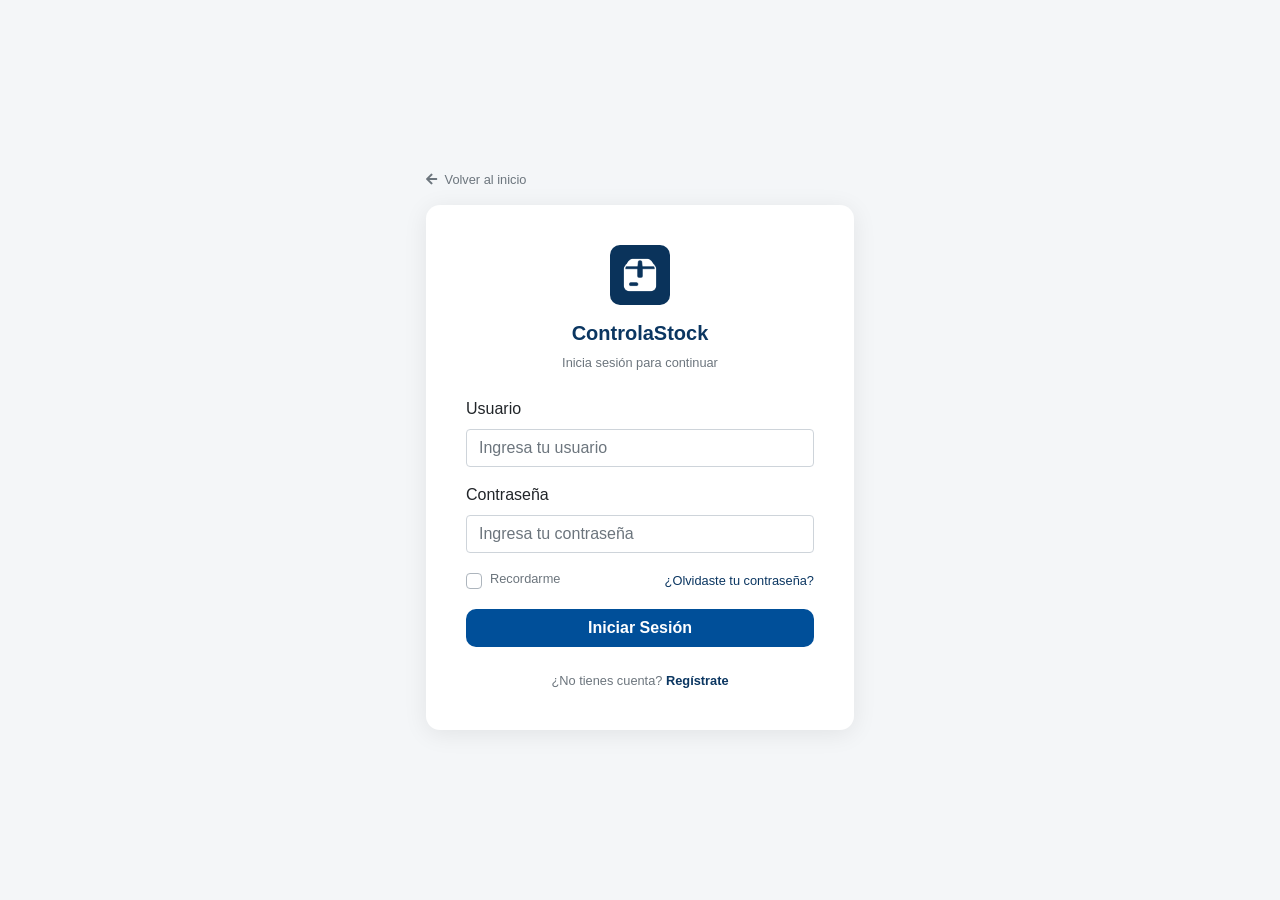
<file: public/views/login.html>
<!DOCTYPE html>
<html lang="es">
<head>
    <meta charset="UTF-8">
    <meta name="viewport" content="width=device-width, initial-scale=1.0">
    <title>Iniciar Sesión - ControlaStock</title>
    <link rel="icon" type="image/jpeg" sizes="32x32" href="../img/logoAzulPeque.jpg">
    <link rel="stylesheet" href="https://cdn.jsdelivr.net/npm/bootstrap@4.6.2/dist/css/bootstrap.min.css" integrity="sha384-xOolHFLEh07PJGoPkLv1IbcEPTNtaed2xpHsD9ESMhqIYd0nLMwNLD69Npy4HI+N" crossorigin="anonymous">
    <link rel="stylesheet" href="https://cdnjs.cloudflare.com/ajax/libs/font-awesome/5.9.0/css/all.min.css" integrity="sha512-q3eWabyZPc1XTCmF+8/LuE1ozpg5xxn7iO89yfSOd5/oKvyqLngoNGsx8jq92Y8eXJ/IRxQbEC+FGSYxtk2oiw==" crossorigin="anonymous" referrerpolicy="no-referrer">
    <link rel="stylesheet" href="../styles/styles.css">
</head>
<body class="login-page">
    <div id="authForm" class="auth-wrapper"></div>
    
    <script src="https://cdn.jsdelivr.net/npm/jquery@3.5.1/dist/jquery.slim.min.js" integrity="sha384-DfXdz2htPH0lsSSs5nCTpuj/zy4C+OGpamoFVy38MVBnE+IbbVYUew+OrCXaRkfj" crossorigin="anonymous"></script>
    <script src="https://cdn.jsdelivr.net/npm/bootstrap@4.6.2/dist/js/bootstrap.bundle.min.js" integrity="sha384-Fy6S3B9q64WdZWQUiU+q4/2Lc9npb8tCaSX9FK7E8HnRr0Jz8D6OP9dO5Vg3Q9ct" crossorigin="anonymous"></script>
    
    <script type="module" src="../js/components/authComponent.js"></script>
</body>
</html>
</file>
<file: styles/styles.css>
.colorPri{
        background: #0a335b;
    }

.colorSec{
    background: #0b3661;
}

.colorTer{
    background: #F1F1F1;
}

.colorCua{
    background: #D0DCE5;
}

.colorQui{
    background: #004F99;
}

.colorText{
    color: black;
}

.colorTextAz{
    color: #0b3661;
}

.colorTextBlan{
    color: #ffffff;
}

.Redondear{
    border-radius: 10px;
}
</file>
<file: public/styles/styles.css>
/* ── Fondos ────────────────────────────────────────── */
.colorPri  { background: #0a335b; }
.colorSec  { background: #0b3661; }
.colorTer  { background: #F1F1F1; }
.colorCua  { background: #D0DCE5; }
.colorQui  { background: #004F99; }
.colorSext { background: #0a347c94;}

/* ── Textos ────────────────────────────────────────── */
.colorTextAz   { color: #0b3661; }
.colorTextBlan { color: #ffffff; }
/* ── Utilidades ────────────────────────────────────── */
.Redondear { border-radius: 10px; }
/* ── Navbar ────────────────────────────────────────── */
.nav-link-custom {
    color: rgba(255, 255, 255, 0.90) !important;
    font-weight: 500;
    transition: color 0.2s ease;
}
.nav-link-custom:hover {
    color: #ffffff !important;
}
.nav-link-custom.active,
.nav-item.active .nav-link-custom {
    color: #ffffff !important;
    font-weight: 700;
}
/* ── Hero ──────────────────────────────────────────── */
.jumbotron { padding: 3rem 1rem; }
/* ── Animaciones hero ──────────────────────────────── */
@keyframes fadeUp {
    from {
        opacity: 0;
        transform: translateY(20px);
    }
    to {
        opacity: 1;
        transform: translateY(0);
    }
}
.hero-titulo {
    animation: fadeUp 0.6s ease forwards;
}
.hero-subtitulo {
    animation: fadeUp 0.6s ease 0.2s forwards;
    opacity: 0;
}
.hero-btn {
    animation: fadeUp 0.6s ease 0.4s forwards;
    opacity: 0;
}
/* ── Stats ─────────────────────────────────────────── */
.stats-img {
    width: 64px;
    height: 64px;
    object-fit: contain;
}
/* ── Íconos responsive ─────────────────────────────── */
.iconoAzul        { color: #0d2f6e !important; }
.icono-responsive { font-size: 3rem; }
@media (min-width: 768px) {
    .icono-responsive { font-size: 4rem; }
}
@media (min-width: 992px) {
    .icono-responsive { font-size: 5rem; }
}
/* ── Logo navbar ───────────────────────────────────── */
.nav-logo {
    width: 40px;
    height: 40px;
    object-fit: contain;
}
/* ── Iniciar Sesión ────────────────────────────────── */
.nav-login {
    color: rgba(255, 255, 255, 0.70);
    font-weight: 500;
    font-size: 0.9rem;
    transition: color 0.2s ease;
    text-decoration: none;
}
.nav-login:hover {
    color: #ffffff;
    text-decoration: none;
}
/* ── Cards ─────────────────────────────────────────── */
.card {
    transition: transform 0.2s ease, box-shadow 0.2s ease;
}
.card:hover {
    transform: translateY(-4px);
    box-shadow: 0 8px 20px rgba(0, 0, 0, 0.12);
}
/* ── Cards de funciones.html ───────────────────────── */
.borde {
    border-radius: 10px;
    border: 3px solid #ccc;
}
/* ── Separador de funciones.html ───────────────────── */
.grosor {
    border: none;
    border-top: 4px solid #ccc;
}

/* ── Login ─────────────────────────────────────────── */
body.login-page {
    background: #f4f6f8;
    min-height: 100vh;
    display: flex;
    flex-direction: column;
    justify-content: center;
}
.auth-wrapper {
    max-width: 460px;
    width: 100%;
    margin: 2rem auto;
    padding: 0 1rem;
}
.auth-card {
    background: #ffffff;
    border-radius: 14px;
    padding: 2.5rem;
    box-shadow: 0 4px 24px rgba(0, 0, 0, 0.08);
}
.logo-box {
    display: inline-block;
    padding: 0.5rem;
    margin-bottom: 1rem;
    background: #0a335b;
}
.logo-login {
    width: 44px;
    height: 44px;
    object-fit: contain;
}
</file>
<file: public/styles/Dashboard.css>
/* ── Notificacion ───────────────────────────────────── */
.conteNoti {
    width: 40px;
    height: 40px;
    cursor: pointer;
}
.conteNoti:hover {
    background: #ccd1d3;
    border-radius: 50%;
}

/* ── Borde delgado (topbar avatar) ─────────────────── */
.borde_delgado {
    border: 1px solid #304270;
    border-radius: 10px;
}

/* ── Transición de vistas ───────────────────────────── */
.vista-fade {
    animation: fadeIn 0.3s ease;
}
@keyframes fadeIn {
    from { opacity: 0; transform: translateY(8px); }
    to   { opacity: 1; transform: translateY(0); }
}

/* ── Tarjetas stats ─────────────────────────────────── */
.stat-card {
    border-radius: 10px;
    border: 2px solid #dce3ea;
    background: #fff;
    transition: transform 0.2s ease, box-shadow 0.2s ease;
}
.stat-card:hover {
    transform: translateY(-3px);
    box-shadow: 0 6px 18px rgba(0,0,0,0.10);
}

/* ── Alertas de stock ───────────────────────────────── */
.alerta-item {
    border-left: 4px solid #dc3545;
    background: #fff5f5;
    border-radius: 6px;
    padding: 0.5rem 0.75rem;
    margin-bottom: 0.5rem;
}
.alerta-item.amarillo {
    border-left-color: #ffc107;
    background: #fffbf0;
}

/* ── Acceso rápido ──────────────────────────────────── */
.acceso-btn {
    display: flex;
    align-items: center;
    gap: 0.6rem;
    padding: 0.65rem 1rem;
    border-radius: 8px;
    border: 1.5px solid #dce3ea;
    background: #fff;
    color: #0b3661;
    font-weight: 600;
    font-size: 0.9rem;
    text-decoration: none;
    transition: background 0.2s, box-shadow 0.2s;
    margin-bottom: 0.5rem;
}
.acceso-btn:hover {
    background: #e8eef5;
    text-decoration: none;
    color: #0b3661;
    box-shadow: 0 3px 10px rgba(0,0,0,0.08);
}
.acceso-btn i { font-size: 1.1rem; color: #004F99; }

/* ── Actividad reciente ─────────────────────────────── */
.actividad-item {
    border-left: 3px solid #004F99;
    padding: 0.4rem 0.75rem;
    margin-bottom: 0.6rem;
    background: #f7f9fb;
    border-radius: 0 6px 6px 0;
}
.actividad-item .tiempo {
    font-size: 0.72rem;
    color: #888;
}

/* ── Ventas: progress bars ──────────────────────────── */
.progress-label {
    font-size: 0.8rem;
    font-weight: 600;
    color: #0b3661;
}
.progress { height: 10px; border-radius: 6px; }
.progress-bar-ventas  { background: #004F99; }
.progress-bar-trans   { background: #28a745; }

/* ── Ventas: productos más vendidos ─────────────────── */
.producto-item {
    display: flex;
    justify-content: space-between;
    align-items: center;
    padding: 0.6rem 0;
    border-bottom: 1px solid #eee;
}
.producto-item:last-child { border-bottom: none; }
.producto-precio {
    font-weight: 700;
    color: #0b3661;
    font-size: 1rem;
}

/* ── Ventas recientes ───────────────────────────────── */
.ventas-recientes-item {
    display: flex;
    justify-content: space-between;
    align-items: center;
    padding: 0.4rem 0;
    border-bottom: 1px solid #eee;
    font-size: 0.85rem;
}
.ventas-recientes-item:last-child { border-bottom: none; }

/* ── Placeholder vistas ─────────────────────────────── */
.vista-placeholder {
    display: flex;
    flex-direction: column;
    align-items: center;
    justify-content: center;
    min-height: 60vh;
    color: #aaa;
}
.vista-placeholder i { font-size: 4rem; margin-bottom: 1rem; }

/* ── Footer ventas ──────────────────────────────────── */
.footer-dash {
    background: #0a335b;
    color: rgba(255,255,255,0.7);
    text-align: center;
    padding: 1rem;
    font-size: 0.8rem;
    margin-top: 2rem;
}
/* ── Tarjetas stats responsive ──────────────────────── */
.stat-label {
    font-size: 0.7rem;
    font-weight: 700;
    text-transform: uppercase;
    color: #6c757d;
    white-space: nowrap;
    overflow: hidden;
    text-overflow: ellipsis;
}
.stat-num {
    font-size: 1.4rem;
}
.stat-icon {
    font-size: 1.5rem;
    opacity: 0.8;
    flex-shrink: 0;
    margin-left: 0.5rem;
}

@media (min-width: 768px) {
    .stat-label { font-size: 0.75rem; }
    .stat-num   { font-size: 1.6rem; }
    .stat-icon  { font-size: 2rem; }
}
</file>
<file: public/styles/sidebar.css>
/* ══════════════════════════════════════════════════════
    sidebar.css — Sidebar colapsable + responsivo
    ControlaStock Admin
   ══════════════════════════════════════════════════════ */

:root {
    --sb-width:      240px;
    --sb-collapsed:  68px;
    --sb-bg:         #0a335b;
    --sb-border:     #304270;
    --sb-active:     rgba(10,52,124,0.58);
    --sb-hover:      #0d3f70;
    --sb-text:       #ffffff;
    --sb-muted:      rgba(255,255,255,0.55);
    --sb-speed:      0.3s ease;
    --topbar-h:      56px;
}

/* ══ SIDEBAR ════════════════════════════════════════════ */
.sidebar-admin {
    width: var(--sb-width);
    min-height: 100vh;
    background: var(--sb-bg);
    position: fixed;
    top: 0;
    left: 0;
    display: flex;
    flex-direction: column;
    overflow: hidden;
    transition: width var(--sb-speed);
    z-index: 1030;
    box-shadow: 4px 0 20px rgba(10,20,60,0.18);
}

/* ══ CONTENIDO PRINCIPAL ════════════════════════════════ */
.contenido-admin {
    margin-left: var(--sb-width);
    width: calc(100% - var(--sb-width));
    min-height: 100vh;
    transition: margin-left var(--sb-speed), width var(--sb-speed);
    overflow-x: hidden;
}
.contenido-admin.expanded {
    width: calc(100% - var(--sb-collapsed));
}

/* ══ ESTADO COLAPSADO (desktop) ═════════════════════════ */
.sidebar-admin.collapsed {
    width: var(--sb-collapsed);
}
.contenido-admin.expanded {
    margin-left: var(--sb-collapsed);
}

/* ══ CABECERA ═══════════════════════════════════════════ */
.sidebar-header {
    display: flex;
    align-items: center;
    gap: .75rem;
    padding: 1.3rem 1rem;
    border-bottom: 1px solid var(--sb-border);
    overflow: hidden;
    white-space: nowrap;
    flex-shrink: 0;
}
.sidebar-logo-icon {
    font-size: 1.3rem;
    color: var(--sb-text);
    flex-shrink: 0;
    width: 28px;
    text-align: center;
}
.sidebar-brand-text h2 {
    font-size: .95rem;
    font-weight: 700;
    color: var(--sb-text);
    margin: 0;
    line-height: 1.2;
}
.sidebar-brand-text span {
    font-size: .67rem;
    color: var(--sb-muted);
}

/* ══ ETIQUETAS DE SECCIÓN ═══════════════════════════════ */
.sidebar-section-label {
    display: flex;
    align-items: center;
    gap: .5rem;
    padding: .65rem 1rem .25rem;
    overflow: hidden;
    white-space: nowrap;
    flex-shrink: 0;
}
.section-line {
    height: 1px;
    background: var(--sb-border);
    flex: 1;
    min-width: 6px;
}
.section-text {
    font-size: .63rem;
    font-weight: 700;
    letter-spacing: .09em;
    text-transform: uppercase;
    color: var(--sb-muted);
}

/* ══ PERFIL ═════════════════════════════════════════════ */
.sidebar-profile {
    display: flex;
    align-items: center;
    gap: .7rem;
    margin: .6rem .75rem;
    padding: .55rem .75rem;
    background: var(--sb-active);
    border: 1px solid var(--sb-border);
    border-radius: 10px;
    overflow: hidden;
    white-space: nowrap;
    flex-shrink: 0;
}
.profile-avatar {
    width: 32px;
    height: 32px;
    border-radius: 50%;
    object-fit: cover;
    flex-shrink: 0;
}
.profile-info strong {
    display: block;
    font-size: .82rem;
    font-weight: 600;
    color: var(--sb-text);
}
.profile-info span {
    font-size: .65rem;
    color: var(--sb-muted);
}

/* ══ LINKS DE NAVEGACIÓN ════════════════════════════════ */
.sidebar-links {
    list-style: none;
    padding: 0;
    margin: 0;
    flex: 1;
    overflow: hidden;
}
.sidebar-links .nav-item {
    padding: .15rem .75rem;
}
.sidebar-link {
    display: flex;
    align-items: center;
    gap: .75rem;
    padding: .65rem .9rem;
    border-radius: 10px;
    color: var(--sb-text);
    text-decoration: none;
    font-size: .88rem;
    font-weight: 600;
    white-space: nowrap;
    overflow: hidden;
    transition: background var(--sb-speed);
    border-left: 3px solid transparent;
}
.sidebar-link i {
    font-size: 1rem;
    flex-shrink: 0;
    width: 18px;
    text-align: center;
}
.sidebar-link:hover {
    background: var(--sb-hover);
    color: var(--sb-text);
    text-decoration: none;
}
.nav-item.activo .sidebar-link {
    background: var(--sb-active);
    border: 1px solid var(--sb-border);
    color: #fff;
}

/* ══ BOTÓN TOGGLE ═══════════════════════════════════════ */
.sidebar-toggle-btn {
    width: 100%;
    padding: .6rem 0;
    background: none;
    border: none;
    border-top: 1px solid var(--sb-border);
    color: var(--sb-muted);
    cursor: pointer;
    font-size: .75rem;
    display: flex;
    align-items: center;
    justify-content: center;
    flex-shrink: 0;
    transition: background var(--sb-speed), color var(--sb-speed);
}
.sidebar-toggle-btn:hover {
    background: var(--sb-hover);
    color: var(--sb-text);
}

/* ══ OCULTAR TEXTOS AL COLAPSAR ═════════════════════════ */
.sidebar-admin.collapsed .sidebar-brand-text,
.sidebar-admin.collapsed .profile-info,
.sidebar-admin.collapsed .section-text,
.sidebar-admin.collapsed .sidebar-link span {
    display: none;
}
.sidebar-admin.collapsed .sidebar-link {
    justify-content: center;
    padding: .65rem 0;
}
.sidebar-admin.collapsed .sidebar-links .nav-item {
    padding: .15rem .5rem;
}
.sidebar-admin.collapsed .sidebar-profile {
    justify-content: center;
    margin: .6rem .5rem;
    padding: .55rem .5rem;
}
.sidebar-admin.collapsed .sidebar-header {
    justify-content: center;
    padding: 1.2rem .5rem;
}

/* Tooltip al colapsar */
.sidebar-admin.collapsed .sidebar-link {
    position: relative;
}
.sidebar-admin.collapsed .sidebar-link:hover::after {
    content: attr(title);
    position: absolute;
    left: calc(var(--sb-collapsed) + 4px);
    top: 50%;
    transform: translateY(-50%);
    background: var(--sb-hover);
    color: var(--sb-text);
    font-size: .78rem;
    font-weight: 600;
    padding: .35rem .75rem;
    border-radius: 6px;
    white-space: nowrap;
    z-index: 200;
    box-shadow: 2px 2px 8px rgba(0,0,0,.3);
}

/* ══ TOPBAR MOBILE ══════════════════════════════════════ */
.topbar-mobile {
    display: none;
    position: fixed;
    top: 0; left: 0; right: 0;
    height: var(--topbar-h);
    background: var(--sb-bg);
    z-index: 1040;
    align-items: center;
    padding: 0 1rem;
    gap: .75rem;
    box-shadow: 0 2px 12px rgba(10,20,60,0.22);
    border-bottom: 1px solid var(--sb-border);
}
.topbar-brand-mobile {
    font-size: 1rem;
    font-weight: 700;
    color: #fff;
    flex: 1;
}
.topbar-avatar {
    width: 30px; height: 30px;
    border-radius: 50%;
    background: var(--sb-active);
    border: 1px solid var(--sb-border);
    overflow: hidden;
    flex-shrink: 0;
}
.topbar-avatar img {
    width: 100%; height: 100%;
    object-fit: cover;
}

/* Botón hamburguesa */
.hamburger-btn {
    background: none;
    border: none;
    cursor: pointer;
    display: flex;
    flex-direction: column;
    justify-content: center;
    align-items: center;
    gap: 5px;
    width: 36px; height: 36px;
    padding: 0;
    flex-shrink: 0;
}
.hamburger-btn span {
    display: block;
    width: 20px; height: 2px;
    background: #fff;
    border-radius: 2px;
    transition: all var(--sb-speed);
}
.hamburger-btn.open span:nth-child(1) { transform: translateY(7px) rotate(45deg); }
.hamburger-btn.open span:nth-child(2) { opacity: 0; }
.hamburger-btn.open span:nth-child(3) { transform: translateY(-7px) rotate(-45deg); }

/* ══ OVERLAY MOBILE ════════════════════════════════════ */
.sb-overlay-mobile {
    display: none;
    position: fixed;
    inset: 0;
    background: rgba(10,20,50,0.5);
    z-index: 1025;
    backdrop-filter: blur(2px);
}
.sb-overlay-mobile.visible {
    display: block;
}

/* ══ RESPONSIVE ═════════════════════════════════════════ */
@media (max-width: 768px) {

    /* Mostrar topbar mobile, ocultar botón toggle desktop */
    .topbar-mobile { display: flex; }
    .sidebar-toggle-btn { display: none; }

    /* Sidebar se oculta fuera de pantalla */
    .sidebar-admin {
        width: var(--sb-width) !important; /* siempre ancho completo en mobile */
        transform: translateX(-100%);
        transition: transform var(--sb-speed);
    }
    .sidebar-admin.open {
        transform: translateX(0);
    }

    /* Contenido ocupa todo el ancho y baja por el topbar */
    .contenido-admin,
    .contenido-admin.expanded {
        margin-left: 0 !important;
        width: 100% !important;
        padding-top: var(--topbar-h);
        overflow-x: hidden;
    }

    /* Cuando el sidebar está abierto en mobile, bloquear scroll */
    body.sb-open { overflow: hidden; }

    
}

@media (max-width: 576px) {
    .topbar-brand-mobile { font-size: .9rem; }
}
/* ══ AJUSTES TEXTO RESPONSIVE ══════════════════════════ */
@media (max-width: 768px) {
    .px-md-5 { padding-left: 1rem !important; padding-right: 1rem !important; }
    .stat-card { min-width: 0; }
    .stat-card h2, .stat-card h3 { font-size: 1.2rem !important; }
    .table-responsive { font-size: 0.75rem; }
    .footer-dash { font-size: 0.7rem; padding: .75rem; }
    .d-flex.justify-content-center { flex-wrap: wrap; gap: .5rem !important; }
    .d-flex.justify-content-center .btn { width: 100%; margin-left: 0 !important; }
}

@media (max-width: 480px) {
    .stat-card p.small { font-size: 0.7rem; }
    .stat-card h2, .stat-card h3 { font-size: 1rem !important; }
}
</file>
